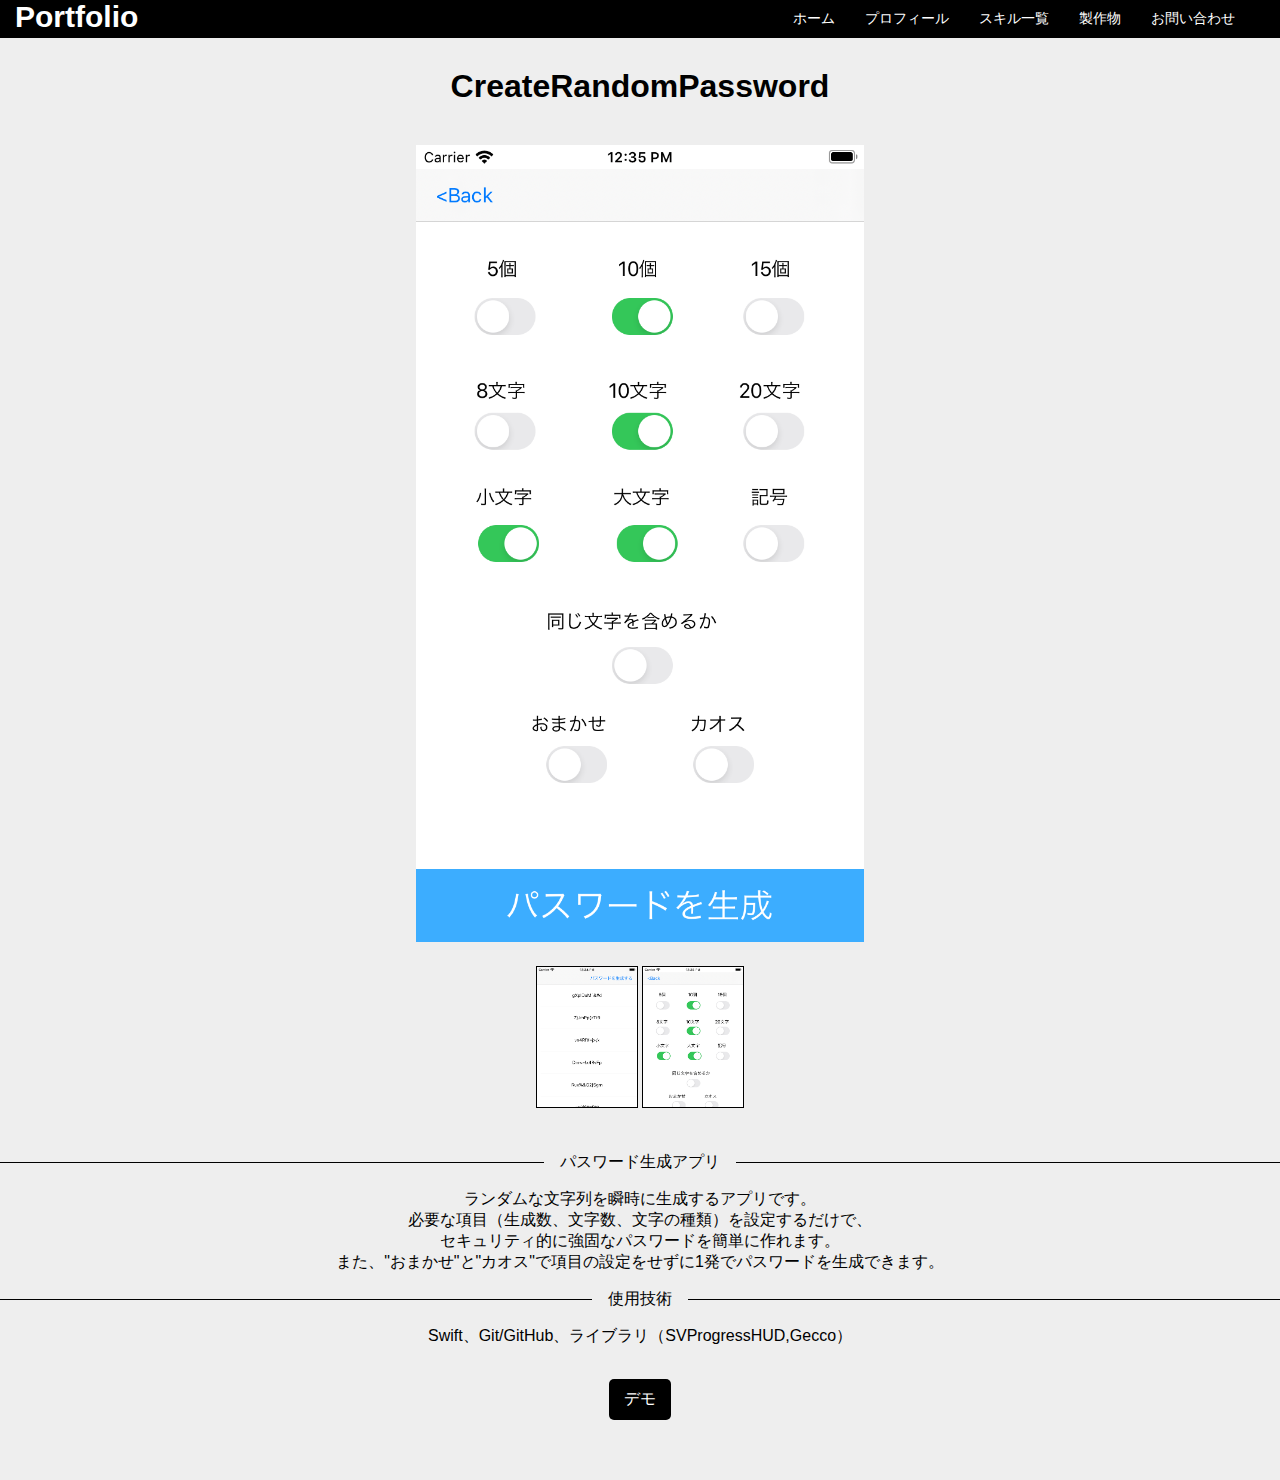
<file: CreateRandomPassword.html>
<!DOCTYPE html>
<html lang="ja">
    <head>
        <meta charset="UTF-8">
        <title>Nekokichi's Portfolio</title>
        <meta name="viewport" content="width=device-width">
        <link rel="stylesheet" href="CreateRandomPassword.css">
        <link rel="stylesheet" href="https://cdnjs.cloudflare.com/ajax/libs/font-awesome/5.9.0/css/all.min.css" integrity="sha256-UzFD2WYH2U1dQpKDjjZK72VtPeWP50NoJjd26rnAdUI=" crossorigin="anonymous" />
        <link rel="stylesheet" href="https://cdnjs.cloudflare.com/ajax/libs/font-awesome/5.9.0/css/all.min.css" integrity="sha256-UzFD2WYH2U1dQpKDjjZK72VtPeWP50NoJjd26rnAdUI=" crossorigin="anonymous" />
        <link rel="stylesheet" href="https://cdnjs.cloudflare.com/ajax/libs/font-awesome/5.9.0/css/all.min.css" integrity="sha256-UzFD2WYH2U1dQpKDjjZK72VtPeWP50NoJjd26rnAdUI=" crossorigin="anonymous" />
        <link rel="stylesheet" href="https://cdnjs.cloudflare.com/ajax/libs/font-awesome/5.9.0/css/all.min.css" integrity="sha256-UzFD2WYH2U1dQpKDjjZK72VtPeWP50NoJjd26rnAdUI=" crossorigin="anonymous" />
        <link rel="stylesheet" href="https://fonts.googleapis.com/css?family=Quicksand">
        <link rel="stylesheet" href="https://fonts.googleapis.com/css?family=Alegreya+Sans+SC:300">
    </head>
    <body>
        <!-- メニュー -->
        <div class="menu">
            <div class="menu-box">
                <div class="menu-box1">
                    <div class="title">
                        <h1><a href="index.html#home-link">Portfolio</a></h1>
                    </div>
                </div>
                <div class="menu-box2">
                    <nav class="menu">
                        <ul>
                            <li><a href="index.html#home-link">ホーム</a></li>
                            <li><a href="index.html#profile-link">プロフィール</a></li>
                            <li><a href="index.html#skill-link">スキル一覧</a></li>
                            <li><a href="index.html#portfolio-link">製作物</a></li>
                            <li><a href="index.html#contact-link">お問い合わせ</a></li>
                        </ul>
                    </nav>
                </div>
            </div>
            <div class="header-logo-menu">
                <div id="nav-drawer">
                    <input id="nav-input" type="checkbox" class="nav-unshown">
                    <label id="nav-open" for="nav-input"><span></span></label>
                    <label class="nav-unshown" id="nav-close" for="nav-input"></label>
                    <div id="nav-content">
                        <ul>
                            <li><a href="index.html#home-link">ホーム</a></li>
                            <li><a href="index.html#profile-link">プロフィール</a></li>
                            <li><a href="index.html#skill-link">スキル一覧</a></li>
                            <li><a href="index.html#portfolio-link">製作物</a></li>
                            <li><a href="index.html#contact-link">お問い合わせ</a></li>
                        </ul>
                    </div>
                </div>
                <div class="logo-area">Portfolio</div>
            </div>
        </div>
        <!-- 作品ページ -->
        <div class="work">
            <div class="work-text">
                <h1>CreateRandomPassword</h1>
            </div>
            <div class="work-image">
                <img src="img/CreateRandomPassword/Simulator Screen Shot - iPhone 8 - 2020-05-03 at 13.04.49.png" alt="" id="main-image" class="main-image">
                <div class="grid-image">
                    <ul>
                        <li onclick="click_im1" id="im1" class="im1"><input type="checkbox"/></li>
                        <li onclick="click_im2" id="im2" class="im2"><input type="checkbox"/></li>
                    </ul>
                </div>
                <script type="text/javascript">
                    var id_im1 = document.getElementById("im1");
                    var id_im2 = document.getElementById("im2");
                    id_im1.onclick = function id1Click() {
                        document.getElementById("main-image").src = "img/CreateRandomPassword/Simulator Screen Shot - iPhone 8 - 2020-05-03 at 13.04.45.png";
                    }
                    id_im2.onclick = function () {
                        document.getElementById("main-image").src = "img/CreateRandomPassword/Simulator Screen Shot - iPhone 8 - 2020-05-03 at 13.04.49.png";
                    }
                </script>
            </div>
            <div class="work-summary">
                <div class="summary1">
                    <div class="summary1-title">パスワード生成アプリ</div>
                    <p>ランダムな文字列を瞬時に生成するアプリです。
                        <span class="enter"></span>
                        必要な項目（生成数、文字数、文字の種類）を設定するだけで、
                        <span class="enter"></span>
                        セキュリティ的に強固なパスワードを簡単に作れます。
                        <span class="enter"></span>
                        また、"おまかせ"と"カオス"で項目の設定をせずに1発でパスワードを生成できます。
                    </p>
                </div>
                <div class="summary2">
                    <div class="summary2-title">使用技術</div>
                    <p>Swift、Git/GitHub、ライブラリ（SVProgressHUD,Gecco）</p>
                </div>
            </div>
            <div class="button">
                <a href="https://youtu.be/EJb3tSvXVBs" target="_blank" rel="noopener noreferrer"><p class="github_button">デモ</p></a>
            </div>
            <div class="button">
                <a href="https://apps.apple.com/us/app/pwg-randompasswordgenerater/id1512620729?l=ja&ls=1" target="_blank" rel="noopener noreferrer" style="display:inline-block;overflow:hidden;background:url(https://linkmaker.itunes.apple.com/ja-jp/badge-lrg.svg?releaseDate=2016-06-01&kind=iossoftware&bubble=ios_apps) no-repeat;width:135px;height:40px;"></a>
            </div>
        </div>
    </body>
</html>
</file>
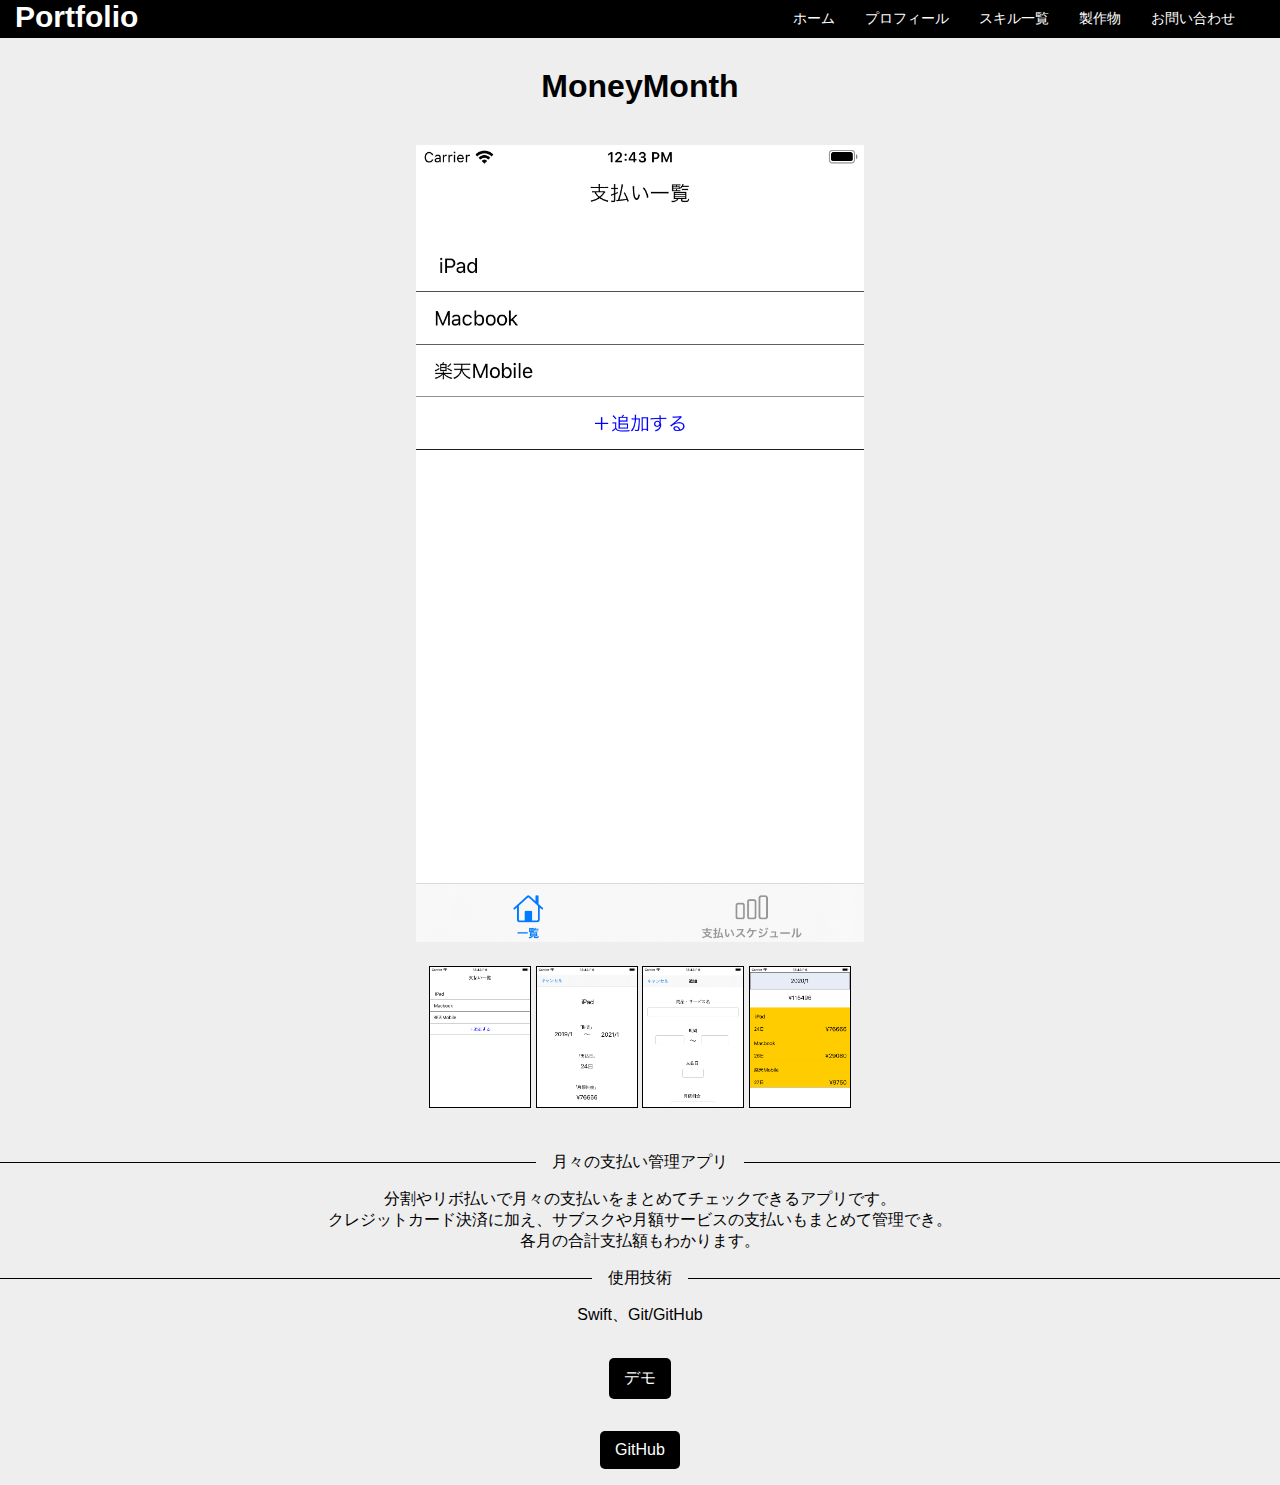
<file: MoneyMonth.html>
<!DOCTYPE html>
<html lang="ja">
    <head>
        <meta charset="UTF-8">
        <title>Nekokichi's Portfolio</title>
        <meta name="viewport" content="width=device-width">
        <link rel="stylesheet" href="MoneyMonth.css">
        <link rel="stylesheet" href="https://cdnjs.cloudflare.com/ajax/libs/font-awesome/5.9.0/css/all.min.css" integrity="sha256-UzFD2WYH2U1dQpKDjjZK72VtPeWP50NoJjd26rnAdUI=" crossorigin="anonymous" />
        <link rel="stylesheet" href="https://cdnjs.cloudflare.com/ajax/libs/font-awesome/5.9.0/css/all.min.css" integrity="sha256-UzFD2WYH2U1dQpKDjjZK72VtPeWP50NoJjd26rnAdUI=" crossorigin="anonymous" />
        <link rel="stylesheet" href="https://cdnjs.cloudflare.com/ajax/libs/font-awesome/5.9.0/css/all.min.css" integrity="sha256-UzFD2WYH2U1dQpKDjjZK72VtPeWP50NoJjd26rnAdUI=" crossorigin="anonymous" />
        <link rel="stylesheet" href="https://cdnjs.cloudflare.com/ajax/libs/font-awesome/5.9.0/css/all.min.css" integrity="sha256-UzFD2WYH2U1dQpKDjjZK72VtPeWP50NoJjd26rnAdUI=" crossorigin="anonymous" />
        <link rel="stylesheet" href="https://fonts.googleapis.com/css?family=Quicksand">
        <link rel="stylesheet" href="https://fonts.googleapis.com/css?family=Alegreya+Sans+SC:300">
    </head>
    <body>
        <div class="menu">
            <div class="menu-box">
                <div class="menu-box1">
                    <div class="title">
                        <h1><a href="index.html#home-link">Portfolio</a></h1>
                    </div>
                </div>
                <div class="menu-box2">
                    <nav class="menu">
                        <ul>
                            <li><a href="index.html#home-link">ホーム</a></li>
                            <li><a href="index.html#profile-link">プロフィール</a></li>
                            <li><a href="index.html#skill-link">スキル一覧</a></li>
                            <li><a href="index.html#portfolio-link">製作物</a></li>
                            <li><a href="index.html#contact-link">お問い合わせ</a></li>
                        </ul>
                    </nav>
                </div>
            </div>
            <div class="header-logo-menu">
                <div id="nav-drawer">
                    <input id="nav-input" type="checkbox" class="nav-unshown">
                    <label id="nav-open" for="nav-input"><span></span></label>
                    <label class="nav-unshown" id="nav-close" for="nav-input"></label>
                    <div id="nav-content">
                        <ul>
                            <li><a href="index.html#home-link">ホーム</a></li>
                            <li><a href="index.html#profile-link">プロフィール</a></li>
                            <li><a href="index.html#skill-link">スキル一覧</a></li>
                            <li><a href="index.html#portfolio-link">製作物</a></li>
                            <li><a href="index.html#contact-link">お問い合わせ</a></li>
                        </ul>
                    </div>
                </div>
                <div class="logo-area">Portfolio</div>
            </div>
        </div>
        <!-- 作品ページ -->
        <div class="work">
            <div class="work-text">
                <h1>MoneyMonth</h1>
            </div>
            <div class="work-image">
                <img src="img/MoneyMonth/Simulator Screen Shot - iPhone 8 - 2020-05-03 at 13.04.52.png" alt="" id="main-image" class="">
                <div class="grid-image">
                    <ul>
                        <li onclick="click_im1" id="im1" class="im1"></li>
                        <li onclick="click_im2" id="im2" class="im2"></li>
                        <li onclick="click_im3" id="im3" class="im3"></li>
                        <li onclick="click_im4" id="im4" class="im4"></li>
                    </ul>
                </div>
                <script type="text/javascript">
                    var id_im1 = document.getElementById("im1");
                    var id_im2 = document.getElementById("im2");
                    var id_im3 = document.getElementById("im3");
                    var id_im4 = document.getElementById("im4");
                    id_im1.onclick = function id1Click() {
                        document.getElementById("main-image").src = "img/MoneyMonth/Simulator Screen Shot - iPhone 8 - 2020-05-03 at 13.04.52.png";
                    }
                    id_im2.onclick = function () {
                        document.getElementById("main-image").src = "img/MoneyMonth/Simulator Screen Shot - iPhone 8 - 2020-05-03 at 13.04.53.png";
                    }
                    id_im3.onclick = function id1Click() {
                        document.getElementById("main-image").src = "img/MoneyMonth/Simulator Screen Shot - iPhone 8 - 2020-05-03 at 13.04.55.png";
                    }
                    id_im4.onclick = function () {
                        document.getElementById("main-image").src = "img/MoneyMonth/Simulator Screen Shot - iPhone 8 - 2020-05-03 at 13.04.56.png";
                    }
                </script>
            </div>
            <div class="work-summary">
                <div class="summary1">
                    <div class="summary1-title">月々の支払い管理アプリ</div>
                    <p>分割やリボ払いで月々の支払いをまとめてチェックできるアプリです。
                        <span class="enter"></span>
                        クレジットカード決済に加え、サブスクや月額サービスの支払いもまとめて管理でき。
                        <span class="enter"></span>
                        各月の合計支払額もわかります。
                    </p>
                </div>
                <div class="summary2">
                    <div class="summary2-title">使用技術</div>
                    <p>Swift、Git/GitHub</p>
                </div>
            </div>
            <div class="button">
                <a href="https://youtu.be/PIpWXc2Wqc0" target="_blank" rel="noopener noreferrer"><p class="github_button">デモ</p></a>
            </div>
            <div class="button">
                <a href="https://github.com/CatLuck2/MoneyMonth" target="_blank" rel="noopener noreferrer"><p class="github_button">GitHub</p></a>
            </div>
        </div>
    </body>
</html>
</file>
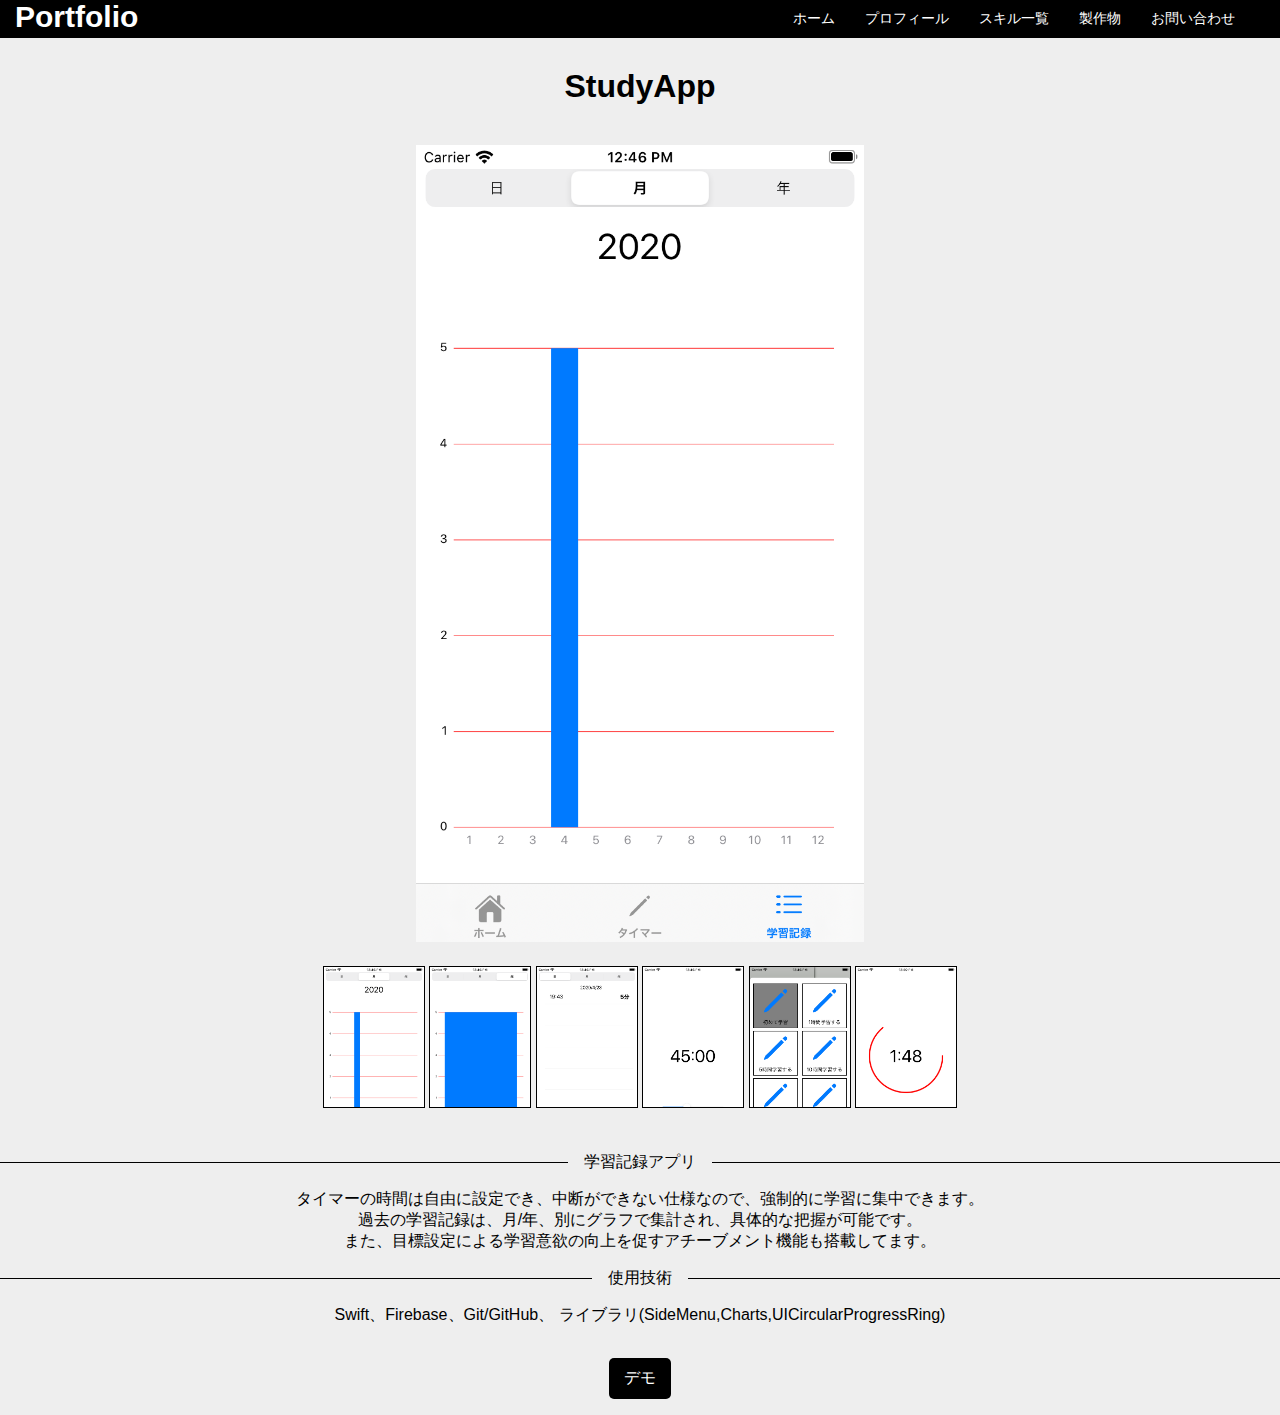
<file: StudyApp.html>
<!DOCTYPE html>
<html lang="ja">
    <head>
        <meta charset="UTF-8">
        <title>Nekokichi's Portfolio</title>
        <meta name="viewport" content="width=device-width">
        <link rel="stylesheet" href="StudyApp.css">
        <link rel="stylesheet" href="https://cdnjs.cloudflare.com/ajax/libs/font-awesome/5.9.0/css/all.min.css" integrity="sha256-UzFD2WYH2U1dQpKDjjZK72VtPeWP50NoJjd26rnAdUI=" crossorigin="anonymous" />
        <link rel="stylesheet" href="https://cdnjs.cloudflare.com/ajax/libs/font-awesome/5.9.0/css/all.min.css" integrity="sha256-UzFD2WYH2U1dQpKDjjZK72VtPeWP50NoJjd26rnAdUI=" crossorigin="anonymous" />
        <link rel="stylesheet" href="https://cdnjs.cloudflare.com/ajax/libs/font-awesome/5.9.0/css/all.min.css" integrity="sha256-UzFD2WYH2U1dQpKDjjZK72VtPeWP50NoJjd26rnAdUI=" crossorigin="anonymous" />
        <link rel="stylesheet" href="https://cdnjs.cloudflare.com/ajax/libs/font-awesome/5.9.0/css/all.min.css" integrity="sha256-UzFD2WYH2U1dQpKDjjZK72VtPeWP50NoJjd26rnAdUI=" crossorigin="anonymous" />
        <link rel="stylesheet" href="https://fonts.googleapis.com/css?family=Quicksand">
        <link rel="stylesheet" href="https://fonts.googleapis.com/css?family=Alegreya+Sans+SC:300">
    </head>
    <body>
        <div class="menu">
            <div class="menu-box">
                <div class="menu-box1">
                    <div class="title">
                        <h1><a href="index.html#home-link">Portfolio</a></h1>
                    </div>
                </div>
                <div class="menu-box2">
                    <nav class="menu">
                        <ul>
                            <li><a href="index.html#home-link">ホーム</a></li>
                            <li><a href="index.html#profile-link">プロフィール</a></li>
                            <li><a href="index.html#skill-link">スキル一覧</a></li>
                            <li><a href="index.html#portfolio-link">製作物</a></li>
                            <li><a href="index.html#contact-link">お問い合わせ</a></li>
                        </ul>
                    </nav>
                </div>
            </div>
            <div class="header-logo-menu">
                <div id="nav-drawer">
                    <input id="nav-input" type="checkbox" class="nav-unshown">
                    <label id="nav-open" for="nav-input"><span></span></label>
                    <label class="nav-unshown" id="nav-close" for="nav-input"></label>
                    <div id="nav-content">
                        <ul>
                            <li><a href="index.html#home-link">ホーム</a></li>
                            <li><a href="index.html#profile-link">プロフィール</a></li>
                            <li><a href="index.html#skill-link">スキル一覧</a></li>
                            <li><a href="index.html#portfolio-link">製作物</a></li>
                            <li><a href="index.html#contact-link">お問い合わせ</a></li>
                        </ul>
                    </div>
                </div>
                <div class="logo-area">Portfolio</div>
            </div>
        </div>
        <!-- 作品ページ -->
        <div class="work">
            <div class="work-text">
                <h1>StudyApp</h1>
            </div>
            <div class="work-image">
                <img src="img/StudyApp/Simulator Screen Shot - iPhone 8 - 2020-05-03 at 13.04.58.png" alt="" id="main-image" class="">
                <div class="grid-image">
                    <ul>
                        <li  onclick="click_im1" id="im1" class="im1"></li>
                        <li  onclick="click_im2" id="im2" class="im2"></li>
                        <li  onclick="click_im3" id="im3" class="im3"></li>
                        <li  onclick="click_im4" id="im4" class="im4"></li>
                        <li  onclick="click_im5" id="im5" class="im5"></li>
                        <li  onclick="click_im6" id="im6" class="im6"></li>
                    </ul>
                </div>
                <script type="text/javascript">
                    var id_im1 = document.getElementById("im1");
                    var id_im2 = document.getElementById("im2");
                    var id_im3 = document.getElementById("im3");
                    var id_im4 = document.getElementById("im4");
                    var id_im5 = document.getElementById("im5");
                    var id_im6 = document.getElementById("im6");
                    id_im1.onclick = function id1Click() {
                        document.getElementById("main-image").src = "img/StudyApp/Simulator Screen Shot - iPhone 8 - 2020-05-03 at 13.04.58.png";
                    }
                    id_im2.onclick = function () {
                        document.getElementById("main-image").src = "img/StudyApp/Simulator Screen Shot - iPhone 8 - 2020-05-03 at 13.04.59.png";
                    }
                    id_im3.onclick = function id1Click() {
                        document.getElementById("main-image").src = "img/StudyApp/Simulator Screen Shot - iPhone 8 - 2020-05-03 at 13.05.00.png";
                    }
                    id_im4.onclick = function () {
                        document.getElementById("main-image").src = "img/StudyApp/Simulator Screen Shot - iPhone 8 - 2020-05-03 at 13.05.02.png";
                    }
                    id_im5.onclick = function id1Click() {
                        document.getElementById("main-image").src = "img/StudyApp/Simulator Screen Shot - iPhone 8 - 2020-05-03 at 13.05.04.png";
                    }
                    id_im6.onclick = function () {
                        document.getElementById("main-image").src = "img/StudyApp/Simulator Screen Shot - iPhone 8 - 2020-05-03 at 13.05.05.png";
                    }
                </script>
            </div>
            <div class="work-summary">
                <div class="summary1">
                    <div class="summary1-title">学習記録アプリ</div>
                    <p>タイマーの時間は自由に設定でき、中断ができない仕様なので、強制的に学習に集中できます。
                        <span class="enter"></span>
                        過去の学習記録は、月/年、別にグラフで集計され、具体的な把握が可能です。
                        <span class="enter"></span>
                        また、目標設定による学習意欲の向上を促すアチーブメント機能も搭載してます。
                    </p>
                </div>
                <div class="summary2">
                    <div class="summary2-title">使用技術</div>
                    <p>Swift、Firebase、Git/GitHub、
                        ライブラリ(SideMenu,Charts,UICircularProgressRing)</p>
                </div>
            </div>
            <div class="button">
                <a href="https://www.youtube.com/watch?v=k9Zahou3nTM" target="_blank" rel="noopener noreferrer"><p class="github_button">デモ</p></a>
            </div>
        </div>
    </body>
</html>
</file>
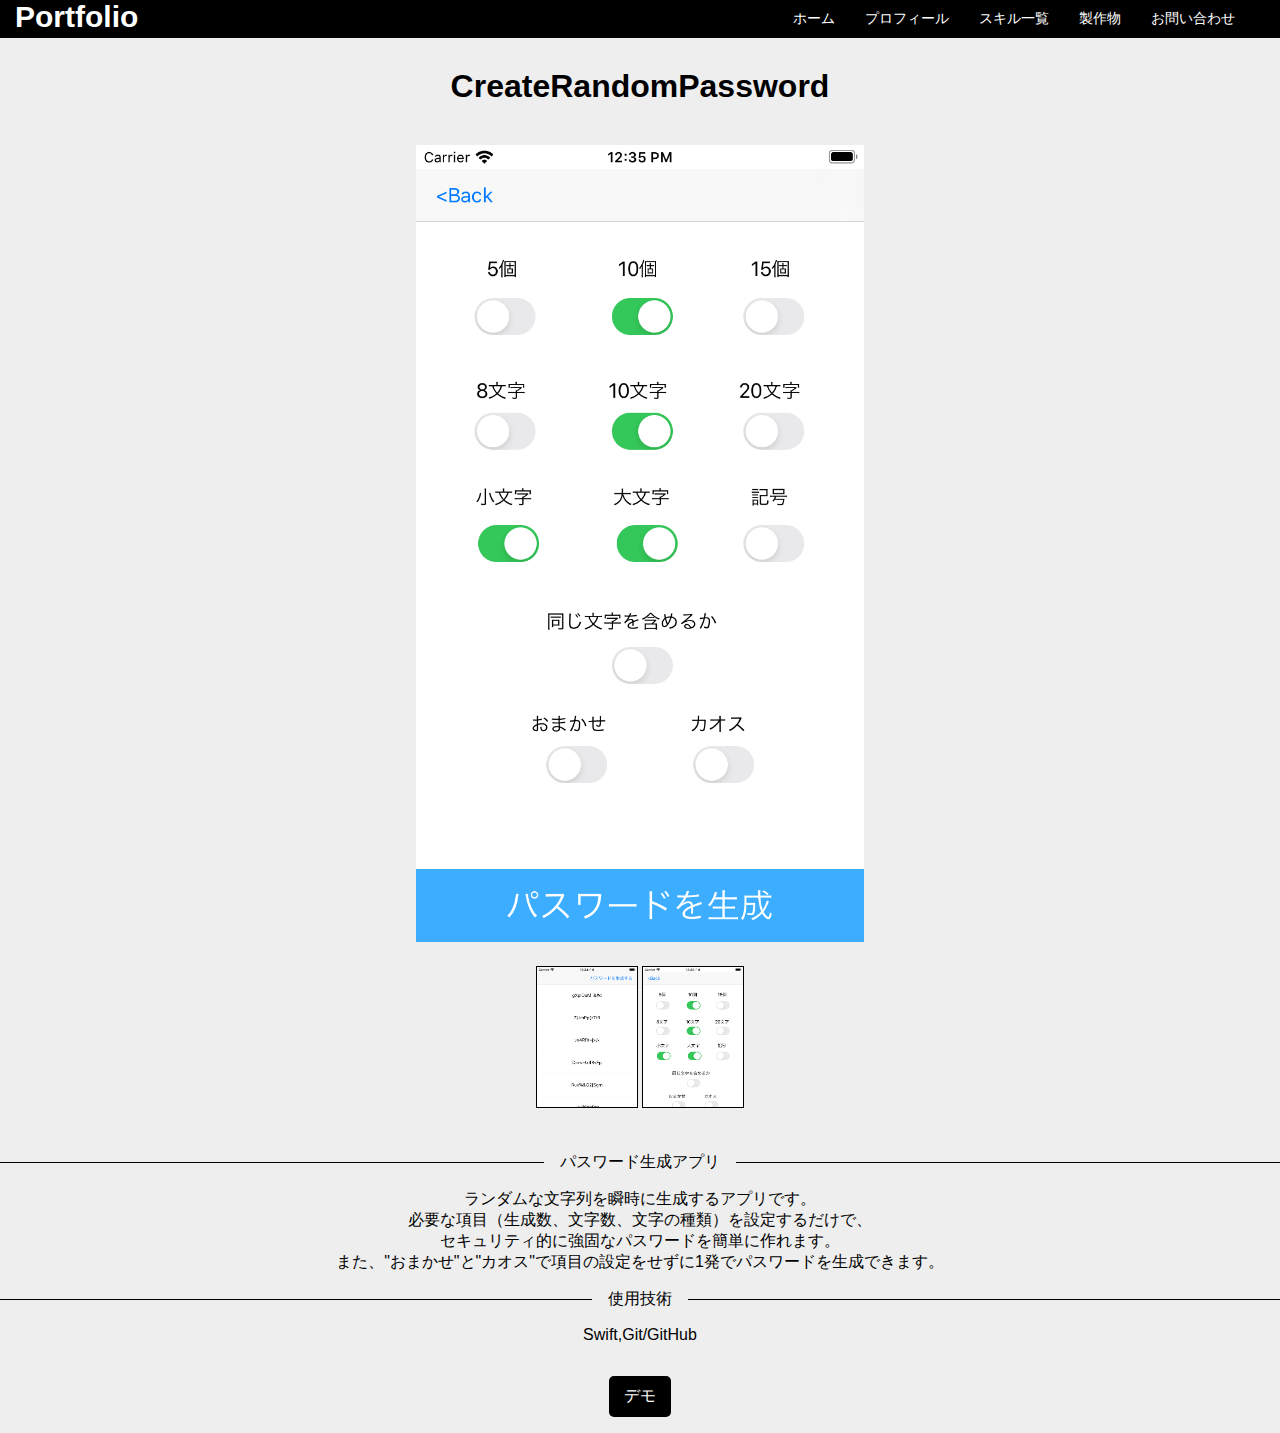
<file: doc/CreateRandomPassword.html>
<!DOCTYPE html>
<html lang="ja">
    <head>
        <meta charset="UTF-8">
        <title>Nekokichi's Portfolio</title>
        <meta name="viewport" content="width=device-width">
        <link rel="stylesheet" href="CreateRandomPassword.css">
        <link rel="stylesheet" href="https://cdnjs.cloudflare.com/ajax/libs/font-awesome/5.9.0/css/all.min.css" integrity="sha256-UzFD2WYH2U1dQpKDjjZK72VtPeWP50NoJjd26rnAdUI=" crossorigin="anonymous" />
        <link rel="stylesheet" href="https://cdnjs.cloudflare.com/ajax/libs/font-awesome/5.9.0/css/all.min.css" integrity="sha256-UzFD2WYH2U1dQpKDjjZK72VtPeWP50NoJjd26rnAdUI=" crossorigin="anonymous" />
        <link rel="stylesheet" href="https://cdnjs.cloudflare.com/ajax/libs/font-awesome/5.9.0/css/all.min.css" integrity="sha256-UzFD2WYH2U1dQpKDjjZK72VtPeWP50NoJjd26rnAdUI=" crossorigin="anonymous" />
        <link rel="stylesheet" href="https://cdnjs.cloudflare.com/ajax/libs/font-awesome/5.9.0/css/all.min.css" integrity="sha256-UzFD2WYH2U1dQpKDjjZK72VtPeWP50NoJjd26rnAdUI=" crossorigin="anonymous" />
        <link rel="stylesheet" href="https://fonts.googleapis.com/css?family=Quicksand">
        <link rel="stylesheet" href="https://fonts.googleapis.com/css?family=Alegreya+Sans+SC:300">
    </head>
    <body>
        <!-- メニュー -->
        <div class="menu">
            <div class="menu-box">
                <div class="menu-box1">
                    <div class="title">
                        <h1><a href="/../index.html#home-link">Portfolio</a></h1>
                    </div>
                </div>
                <div class="menu-box2">
                    <nav class="menu">
                        <ul>
                            <li><a href="/../index.html#home-link">ホーム</a></li>
                            <li><a href="index.html#profile-link">プロフィール</a></li>
                            <li><a href="index.html#skill-link">スキル一覧</a></li>
                            <li><a href="index.html#portfolio-link">製作物</a></li>
                            <li><a href="index.html#contact-link">お問い合わせ</a></li>
                        </ul>
                    </nav>
                </div>
            </div>
            <div class="header-logo-menu">
                <div id="nav-drawer">
                    <input id="nav-input" type="checkbox" class="nav-unshown">
                    <label id="nav-open" for="nav-input"><span></span></label>
                    <label class="nav-unshown" id="nav-close" for="nav-input"></label>
                    <div id="nav-content">
                        <ul>
                            <li><a href="index.html#home-link">ホーム</a></li>
                            <li><a href="index.html#profile-link">プロフィール</a></li>
                            <li><a href="index.html#skill-link">スキル一覧</a></li>
                            <li><a href="index.html#portfolio-link">製作物</a></li>
                            <li><a href="index.html#contact-link">お問い合わせ</a></li>
                        </ul>
                    </div>
                </div>
                <div class="logo-area">Portfolio</div>
            </div>
        </div>
        <!-- 作品ページ -->
        <div class="work">
            <div class="work-text">
                <h1>CreateRandomPassword</h1>
            </div>
            <div class="work-image">
                <img src="img/CreateRandomPassword/Simulator Screen Shot - iPhone 8 - 2020-05-03 at 13.04.49.png" alt="" id="main-image" class="main-image">
                <div class="grid-image">
                    <ul>
                        <li onclick="click_im1" id="im1" class="im1"><input type="checkbox"/></li>
                        <li onclick="click_im2" id="im2" class="im2"><input type="checkbox"/></li>
                    </ul>
                </div>
                <script type="text/javascript">
                    var id_im1 = document.getElementById("im1");
                    var id_im2 = document.getElementById("im2");
                    id_im1.onclick = function id1Click() {
                        document.getElementById("main-image").src = "img/CreateRandomPassword/Simulator Screen Shot - iPhone 8 - 2020-05-03 at 13.04.45.png";
                    }
                    id_im2.onclick = function () {
                        document.getElementById("main-image").src = "img/CreateRandomPassword/Simulator Screen Shot - iPhone 8 - 2020-05-03 at 13.04.49.png";
                    }
                </script>
            </div>
            <div class="work-summary">
                <div class="summary1">
                    <div class="summary1-title">パスワード生成アプリ</div>
                    <p>ランダムな文字列を瞬時に生成するアプリです。
                        <span class="enter"></span>
                        必要な項目（生成数、文字数、文字の種類）を設定するだけで、
                        <span class="enter"></span>
                        セキュリティ的に強固なパスワードを簡単に作れます。
                        <span class="enter"></span>
                        また、"おまかせ"と"カオス"で項目の設定をせずに1発でパスワードを生成できます。
                    </p>
                </div>
                <div class="summary2">
                    <div class="summary2-title">使用技術</div>
                    <p>Swift,Git/GitHub</p>
                </div>
            </div>
            <div class="button">
                <a href="https://youtu.be/EJb3tSvXVBs"><p class="github_button">デモ</p></a>
            </div>
        </div>
    </body>
</html>
</file>
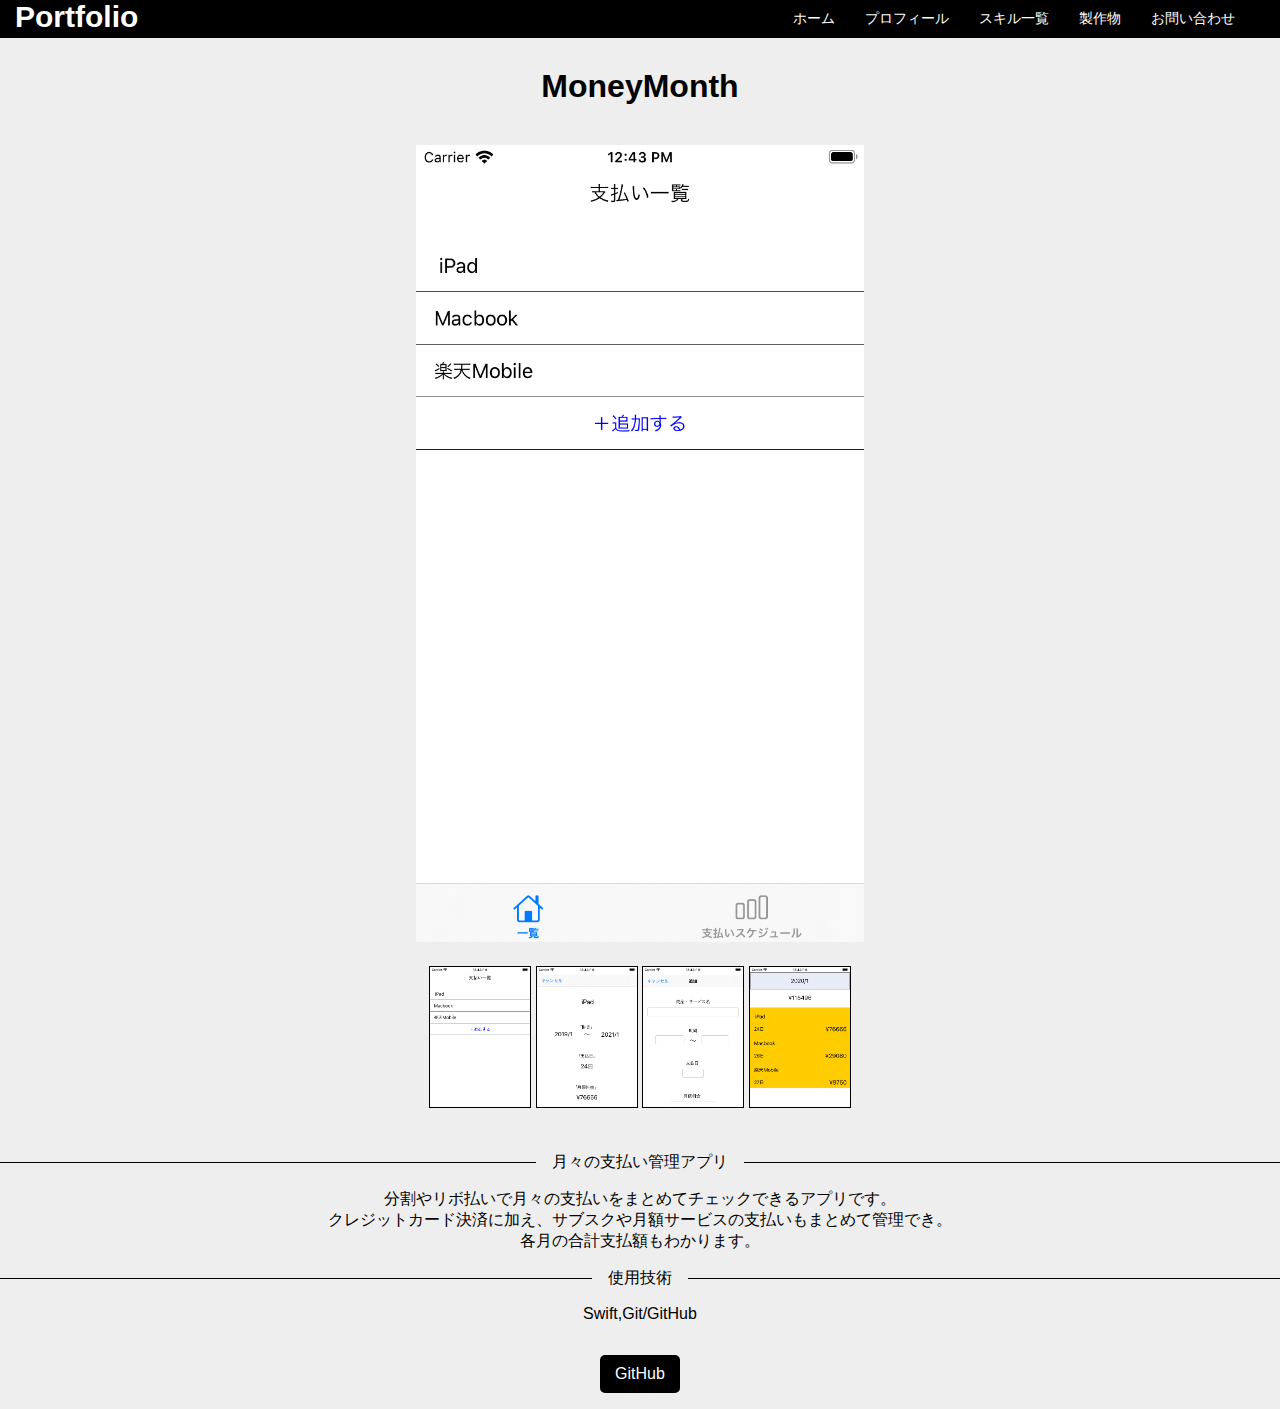
<file: doc/MoneyMonth.html>
<!DOCTYPE html>
<html lang="ja">
    <head>
        <meta charset="UTF-8">
        <title>Nekokichi's Portfolio</title>
        <meta name="viewport" content="width=device-width">
        <link rel="stylesheet" href="MoneyMonth.css">
        <link rel="stylesheet" href="https://cdnjs.cloudflare.com/ajax/libs/font-awesome/5.9.0/css/all.min.css" integrity="sha256-UzFD2WYH2U1dQpKDjjZK72VtPeWP50NoJjd26rnAdUI=" crossorigin="anonymous" />
        <link rel="stylesheet" href="https://cdnjs.cloudflare.com/ajax/libs/font-awesome/5.9.0/css/all.min.css" integrity="sha256-UzFD2WYH2U1dQpKDjjZK72VtPeWP50NoJjd26rnAdUI=" crossorigin="anonymous" />
        <link rel="stylesheet" href="https://cdnjs.cloudflare.com/ajax/libs/font-awesome/5.9.0/css/all.min.css" integrity="sha256-UzFD2WYH2U1dQpKDjjZK72VtPeWP50NoJjd26rnAdUI=" crossorigin="anonymous" />
        <link rel="stylesheet" href="https://cdnjs.cloudflare.com/ajax/libs/font-awesome/5.9.0/css/all.min.css" integrity="sha256-UzFD2WYH2U1dQpKDjjZK72VtPeWP50NoJjd26rnAdUI=" crossorigin="anonymous" />
        <link rel="stylesheet" href="https://fonts.googleapis.com/css?family=Quicksand">
        <link rel="stylesheet" href="https://fonts.googleapis.com/css?family=Alegreya+Sans+SC:300">
    </head>
    <body>
        <div class="menu">
            <div class="menu-box">
                <div class="menu-box1">
                    <div class="title">
                        <h1><a href="index.html#home-link">Portfolio</a></h1>
                    </div>
                </div>
                <div class="menu-box2">
                    <nav class="menu">
                        <ul>
                            <li><a href="index.html#home-link">ホーム</a></li>
                            <li><a href="index.html#profile-link">プロフィール</a></li>
                            <li><a href="index.html#skill-link">スキル一覧</a></li>
                            <li><a href="index.html#portfolio-link">製作物</a></li>
                            <li><a href="index.html#contact-link">お問い合わせ</a></li>
                        </ul>
                    </nav>
                </div>
            </div>
            <div class="header-logo-menu">
                <div id="nav-drawer">
                    <input id="nav-input" type="checkbox" class="nav-unshown">
                    <label id="nav-open" for="nav-input"><span></span></label>
                    <label class="nav-unshown" id="nav-close" for="nav-input"></label>
                    <div id="nav-content">
                        <ul>
                            <li><a href="index.html#home-link">ホーム</a></li>
                            <li><a href="index.html#profile-link">プロフィール</a></li>
                            <li><a href="index.html#skill-link">スキル一覧</a></li>
                            <li><a href="index.html#portfolio-link">製作物</a></li>
                            <li><a href="index.html#contact-link">お問い合わせ</a></li>
                        </ul>
                    </div>
                </div>
                <div class="logo-area">Portfolio</div>
            </div>
        </div>
        <!-- 作品ページ -->
        <div class="work">
            <div class="work-text">
                <h1>MoneyMonth</h1>
            </div>
            <div class="work-image">
                <img src="img/MoneyMonth/Simulator Screen Shot - iPhone 8 - 2020-05-03 at 13.04.52.png" alt="" id="main-image" class="">
                <div class="grid-image">
                    <ul>
                        <li onclick="click_im1" id="im1" class="im1"></li>
                        <li onclick="click_im2" id="im2" class="im2"></li>
                        <li onclick="click_im3" id="im3" class="im3"></li>
                        <li onclick="click_im4" id="im4" class="im4"></li>
                    </ul>
                </div>
                <script type="text/javascript">
                    var id_im1 = document.getElementById("im1");
                    var id_im2 = document.getElementById("im2");
                    var id_im3 = document.getElementById("im3");
                    var id_im4 = document.getElementById("im4");
                    id_im1.onclick = function id1Click() {
                        document.getElementById("main-image").src = "img/MoneyMonth/Simulator Screen Shot - iPhone 8 - 2020-05-03 at 13.04.52.png";
                    }
                    id_im2.onclick = function () {
                        document.getElementById("main-image").src = "img/MoneyMonth/Simulator Screen Shot - iPhone 8 - 2020-05-03 at 13.04.53.png";
                    }
                    id_im3.onclick = function id1Click() {
                        document.getElementById("main-image").src = "img/MoneyMonth/Simulator Screen Shot - iPhone 8 - 2020-05-03 at 13.04.55.png";
                    }
                    id_im4.onclick = function () {
                        document.getElementById("main-image").src = "img/MoneyMonth/Simulator Screen Shot - iPhone 8 - 2020-05-03 at 13.04.56.png";
                    }
                </script>
            </div>
            <div class="work-summary">
                <div class="summary1">
                    <div class="summary1-title">月々の支払い管理アプリ</div>
                    <p>分割やリボ払いで月々の支払いをまとめてチェックできるアプリです。
                        <span class="enter"></span>
                        クレジットカード決済に加え、サブスクや月額サービスの支払いもまとめて管理でき。
                        <span class="enter"></span>
                        各月の合計支払額もわかります。
                    </p>
                </div>
                <div class="summary2">
                    <div class="summary2-title">使用技術</div>
                    <p>Swift,Git/GitHub</p>
                </div>
            </div>
            <div class="button">
                <a href="https://github.com/CatLuck2/MoneyMonth"><p class="github_button">GitHub</p></a>
            </div>
        </div>
    </body>
</html>
</file>
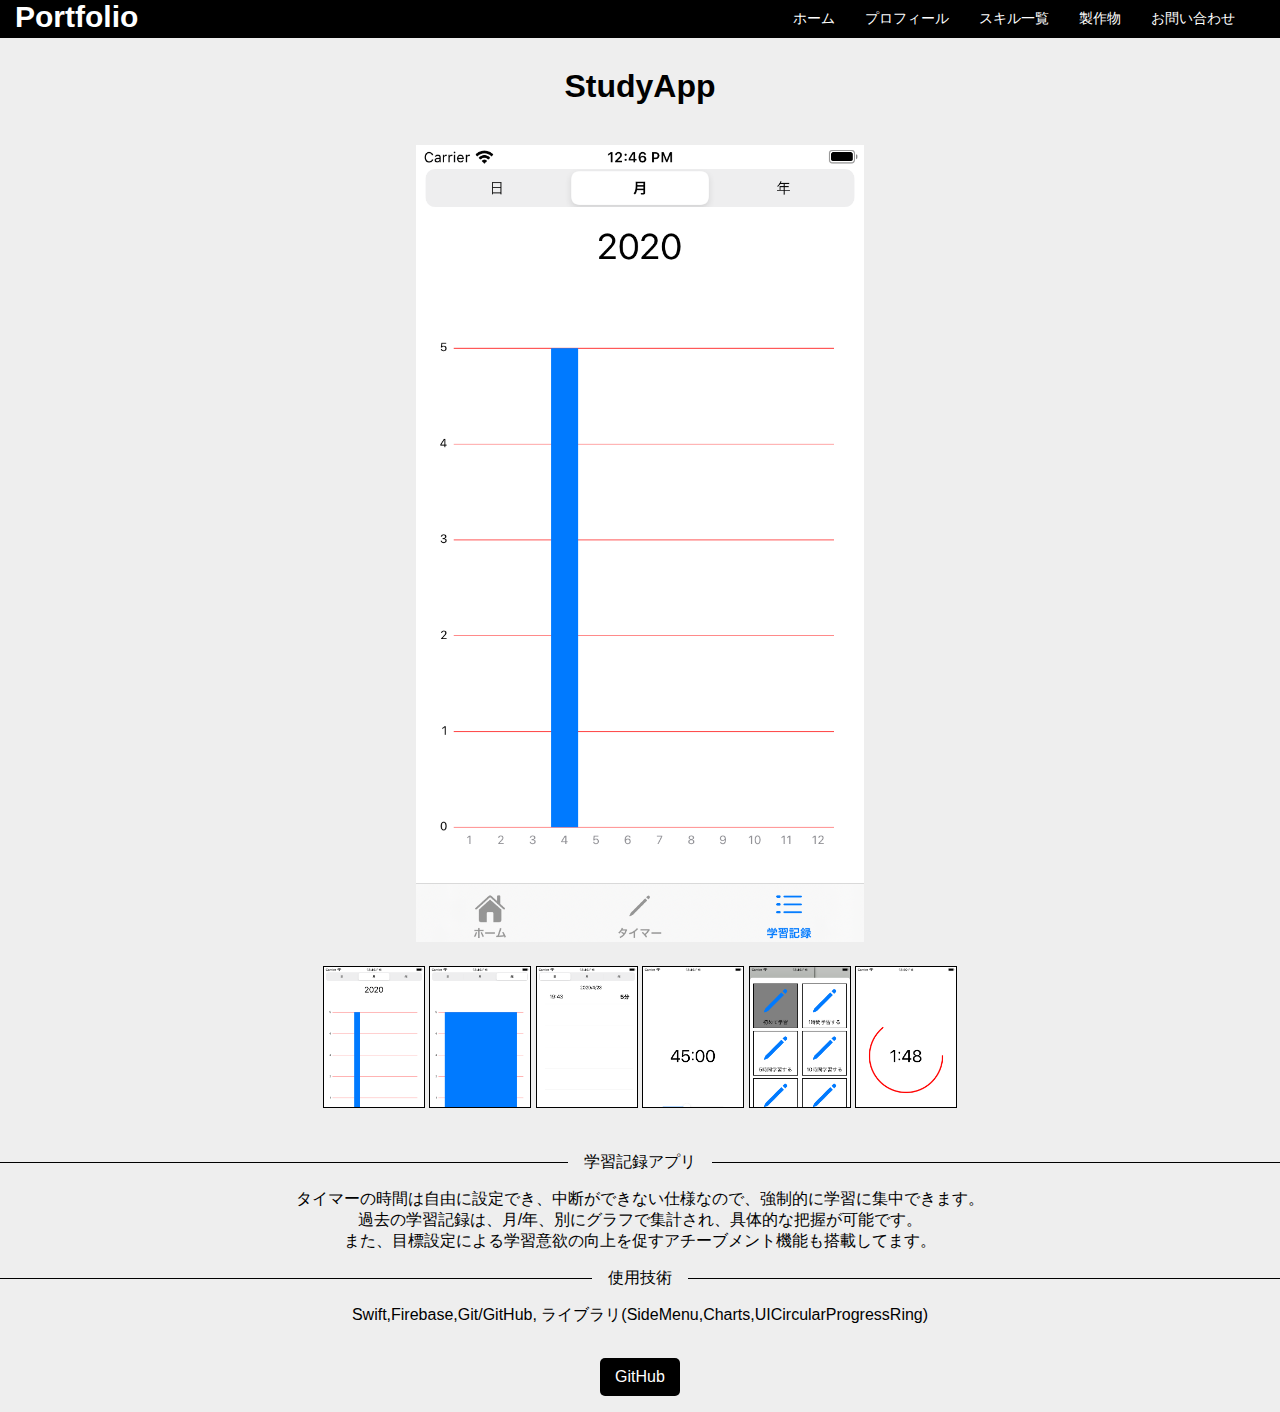
<file: doc/StudyApp.html>
<!DOCTYPE html>
<html lang="ja">
    <head>
        <meta charset="UTF-8">
        <title>Nekokichi's Portfolio</title>
        <meta name="viewport" content="width=device-width">
        <link rel="stylesheet" href="StudyApp.css">
        <link rel="stylesheet" href="https://cdnjs.cloudflare.com/ajax/libs/font-awesome/5.9.0/css/all.min.css" integrity="sha256-UzFD2WYH2U1dQpKDjjZK72VtPeWP50NoJjd26rnAdUI=" crossorigin="anonymous" />
        <link rel="stylesheet" href="https://cdnjs.cloudflare.com/ajax/libs/font-awesome/5.9.0/css/all.min.css" integrity="sha256-UzFD2WYH2U1dQpKDjjZK72VtPeWP50NoJjd26rnAdUI=" crossorigin="anonymous" />
        <link rel="stylesheet" href="https://cdnjs.cloudflare.com/ajax/libs/font-awesome/5.9.0/css/all.min.css" integrity="sha256-UzFD2WYH2U1dQpKDjjZK72VtPeWP50NoJjd26rnAdUI=" crossorigin="anonymous" />
        <link rel="stylesheet" href="https://cdnjs.cloudflare.com/ajax/libs/font-awesome/5.9.0/css/all.min.css" integrity="sha256-UzFD2WYH2U1dQpKDjjZK72VtPeWP50NoJjd26rnAdUI=" crossorigin="anonymous" />
        <link rel="stylesheet" href="https://fonts.googleapis.com/css?family=Quicksand">
        <link rel="stylesheet" href="https://fonts.googleapis.com/css?family=Alegreya+Sans+SC:300">
    </head>
    <body>
        <div class="menu">
            <div class="menu-box">
                <div class="menu-box1">
                    <div class="title">
                        <h1><a href="index.html#home-link">Portfolio</a></h1>
                    </div>
                </div>
                <div class="menu-box2">
                    <nav class="menu">
                        <ul>
                            <li><a href="index.html#home-link">ホーム</a></li>
                            <li><a href="index.html#profile-link">プロフィール</a></li>
                            <li><a href="index.html#skill-link">スキル一覧</a></li>
                            <li><a href="index.html#portfolio-link">製作物</a></li>
                            <li><a href="index.html#contact-link">お問い合わせ</a></li>
                        </ul>
                    </nav>
                </div>
            </div>
            <div class="header-logo-menu">
                <div id="nav-drawer">
                    <input id="nav-input" type="checkbox" class="nav-unshown">
                    <label id="nav-open" for="nav-input"><span></span></label>
                    <label class="nav-unshown" id="nav-close" for="nav-input"></label>
                    <div id="nav-content">
                        <ul>
                            <li><a href="index.html#home-link">ホーム</a></li>
                            <li><a href="index.html#profile-link">プロフィール</a></li>
                            <li><a href="index.html#skill-link">スキル一覧</a></li>
                            <li><a href="index.html#portfolio-link">製作物</a></li>
                            <li><a href="index.html#contact-link">お問い合わせ</a></li>
                        </ul>
                    </div>
                </div>
                <div class="logo-area">Portfolio</div>
            </div>
        </div>
        <!-- 作品ページ -->
        <div class="work">
            <div class="work-text">
                <h1>StudyApp</h1>
            </div>
            <div class="work-image">
                <img src="img/StudyApp/Simulator Screen Shot - iPhone 8 - 2020-05-03 at 13.04.58.png" alt="" id="main-image" class="">
                <div class="grid-image">
                    <ul>
                        <li  onclick="click_im1" id="im1" class="im1"></li>
                        <li  onclick="click_im2" id="im2" class="im2"></li>
                        <li  onclick="click_im3" id="im3" class="im3"></li>
                        <li  onclick="click_im4" id="im4" class="im4"></li>
                        <li  onclick="click_im5" id="im5" class="im5"></li>
                        <li  onclick="click_im6" id="im6" class="im6"></li>
                    </ul>
                </div>
                <script type="text/javascript">
                    var id_im1 = document.getElementById("im1");
                    var id_im2 = document.getElementById("im2");
                    var id_im3 = document.getElementById("im3");
                    var id_im4 = document.getElementById("im4");
                    var id_im5 = document.getElementById("im5");
                    var id_im6 = document.getElementById("im6");
                    id_im1.onclick = function id1Click() {
                        document.getElementById("main-image").src = "img/StudyApp/Simulator Screen Shot - iPhone 8 - 2020-05-03 at 13.04.58.png";
                    }
                    id_im2.onclick = function () {
                        document.getElementById("main-image").src = "img/StudyApp/Simulator Screen Shot - iPhone 8 - 2020-05-03 at 13.04.59.png";
                    }
                    id_im3.onclick = function id1Click() {
                        document.getElementById("main-image").src = "img/StudyApp/Simulator Screen Shot - iPhone 8 - 2020-05-03 at 13.05.00.png";
                    }
                    id_im4.onclick = function () {
                        document.getElementById("main-image").src = "img/StudyApp/Simulator Screen Shot - iPhone 8 - 2020-05-03 at 13.05.02.png";
                    }
                    id_im5.onclick = function id1Click() {
                        document.getElementById("main-image").src = "img/StudyApp/Simulator Screen Shot - iPhone 8 - 2020-05-03 at 13.05.04.png";
                    }
                    id_im6.onclick = function () {
                        document.getElementById("main-image").src = "img/StudyApp/Simulator Screen Shot - iPhone 8 - 2020-05-03 at 13.05.05.png";
                    }
                </script>
            </div>
            <div class="work-summary">
                <div class="summary1">
                    <div class="summary1-title">学習記録アプリ</div>
                    <p>タイマーの時間は自由に設定でき、中断ができない仕様なので、強制的に学習に集中できます。
                        <span class="enter"></span>
                        過去の学習記録は、月/年、別にグラフで集計され、具体的な把握が可能です。
                        <span class="enter"></span>
                        また、目標設定による学習意欲の向上を促すアチーブメント機能も搭載してます。
                    </p>
                </div>
                <div class="summary2">
                    <div class="summary2-title">使用技術</div>
                    <p>Swift,Firebase,Git/GitHub,
                        ライブラリ(SideMenu,Charts,UICircularProgressRing)</p>
                </div>
            </div>
            <div class="button">
                <a href="https://github.com/CatLuck2/-Beta-StudyApp"><p class="github_button">GitHub</p></a>
            </div>
        </div>
    </body>
</html>
</file>
<file: CreateRandomPassword.css>
@charset "UTF-8";

body {
    margin: 0;
    font-family: "メイリオ","Hiragino Kaku Gothic Pro",sans-serif;
}

/*改行*/
.enter::after {
    content: "\A";
    white-space: pre;
}

/*リンク*/
a {
    color: black;
    text-decoration: none;
}
a:visited {
    color: black
}
a:hover {
    color: blue;
}

@media (max-width:767px) {
    /*ハンバーガーメニュー*/
    .menu-box {
        display: none;
    }
    #nav-drawer {
        position: relative;
        padding: 20px;
        padding-left: 30px;
    }
    .nav-unshown {
        display:none;
    }
    #nav-open {
        display: inline-block;
        width: 30px;
        height: 22px;
        vertical-align: middle;
    }
    #nav-open span, #nav-open span:before, #nav-open span:after {
        position: absolute;
        height: 3px;/*線の太さ*/
        width: 25px;/*長さ*/
        border-radius: 3px;
        background: #fff;
        display: block;
        content: '';
        cursor: pointer;
    }
    #nav-open span:before {
        bottom: -8px;
    }
    #nav-open span:after {
        bottom: -16px;
    }
    #nav-close {
        display: none;
        position: fixed;
        z-index: 99;
        top: 0;
        left: 0;
        width: 100%;
        height: 100%;
        background: black;
        opacity: 0;
        transition: .3s ease-in-out;
    }
    #nav-content {
        overflow: auto;
        position: fixed;
        top: 0;
        left: 0;
        z-index: 9999;
        width: 90%;
        max-width: 330px;/*最大幅（お好みで調整を）*/
        height: 100%;
        background: #fff;
        transition: .3s ease-in-out;
        -webkit-transform: translateX(-105%);
        transform: translateX(-105%);
    }
    #nav-content ul {
        padding-left: 60px;
    }
    #nav-content li {
        padding: 20px 0;
        font-size: 20px;
        list-style: none;
    }
    #nav-input:checked ~ #nav-close {
        display: block;
        opacity: .5;
    }
    #nav-input:checked ~ #nav-content {
        -webkit-transform: translateX(0%);
        transform: translateX(0%);
        box-shadow: 6px 0 25px rgba(0,0,0,.15);
    }
    .header-logo-menu{
        display: flex;
        display: -moz-flex;
        display: -o-flex;
        display: -webkit-flex;
        display: -ms-flex;
        flex-direction: row;
        -moz-flex-direction: row;
        -o-flex-direction: row;
        -webkit-flex-direction: row;
        -ms-flex-direction: row;
        background-color: #000000;
    }
    .logo-area {
        font-size: 30px;
        color: #fff;
        text-align:center;margin:auto;
    }
}


@media (min-width:768px) {
    /*ハンバーガーメニューを非表示*/
    #nav-drawer {
        display: none;
    }
    .logo-area {
        display: none;
    }
    /*メニュー*/
    .menu {
        padding-left: 15px;
        padding-right: 15px;
        background-color: #000000;
    }
    .menu:after {
        content: "";
        display: block;
        clear: both;
    }
    .menu-box:after {
        content: "";
        display: block;
        clear: both;
    }
    .menu-box1 {
        float: left;
        width: auto;
    }
    .menu-box2 {
        float: right;
        width: auto;
    }
    /*タイトル*/
    .title h1 a{
        color: #fff;
        text-decoration: none;
    }
    .title h1 {
        margin: 0;
        font-size: 30px;
    }
    /*ページリンク*/
    .menu ul {
        margin: 0;
        padding: 0;
        list-style: none;
    }
    .menu li a {
        display: block;
        padding: 10px 15px;
        color: #fff;
        font-size: 14px;
        text-decoration: none;
    }
    .menu li a:hover {
    }
    .menu ul:after{
        content: "";
        display: block;
        clear: both;
    }
    .menu li {
        float: left;
        width: auto;
    }
}

.work {
    background-color: #EEEEEE;
}
/*タイトル*/
.work-text h1 {
    margin: 0;
    padding-top: 30px;
    text-align: center;
}
/*画像*/
.work-image {
    margin: 40px 0;
    text-align: center;
}
.work-image img {
    width: 35%;
}
.grid-image ul {
    list-style-type: none;
    width: 90%;
    margin: 0 auto;
    padding: 0;
    padding-top: 20px;
    /* display:grid; */
    /* grid-gap: 1rem; */
}
.grid-image input {
    display: none;
}
.grid-image li {
    display: inline-block;
    width: 100px;
    height: 140px;
    font-size: 26px;
    /* background-color: lightgray; */
    border: solid 1px black;
}
.im1 {
    background-image: url("img/CreateRandomPassword/Simulator Screen Shot - iPhone 8 - 2020-05-03 at 13.04.45.png");
    background-size: 100%;
    background-repeat: no-repeat;
}
.im2 {
    background-image: url("img/CreateRandomPassword/Simulator Screen Shot - iPhone 8 - 2020-05-03 at 13.04.49.png");
    background-size: 100%;
    background-repeat: no-repeat;
}
/*概要*/
.summary1 p {
    text-align: center;
}
.summary1-title {
display: flex;
align-items: center;
}
.summary1-title:before,
.summary1-title:after {
border-top: 1px solid;
content: "";
flex-grow: 1;
}
.summary1-title:before {
margin-right: 1rem;
}
.summary1-title:after {
margin-left: 1rem;
}
.summary2-title {
display: flex;
align-items: center;
}
/*使用技術*/
.summary2-title:before,
.summary2-title:after {
border-top: 1px solid;
content: "";
flex-grow: 1;
}
.summary2-title:before {
margin-right: 1rem;
}
.summary2-title:after {
margin-left: 1rem;
}
.summary2 p {
    text-align: center;
}

/*ボタン*/
.button {
    text-align: center;
}
.github_button {
    display: inline-block;
    padding: 10px 15px;
    background-color: #000000;
    color: #fff;
    border-radius: 5px;
}
</file>
<file: MoneyMonth.css>
@charset "UTF-8";

body {
    margin: 0;
    font-family: "メイリオ","Hiragino Kaku Gothic Pro",sans-serif;
}

/*改行*/
.enter::after {
    content: "\A";
    white-space: pre;
}

/*リンク*/
a {
    color: black;
    text-decoration: none;
}
a:visited {
    color: black
}
a:hover {
    color: blue;
}

@media (max-width:767px) {
    /*ハンバーガーメニュー*/
    .menu-box {
        display: none;
    }
    #nav-drawer {
        position: relative;
        padding: 20px;
        padding-left: 30px;
    }
    .nav-unshown {
        display:none;
    }
    #nav-open {
        display: inline-block;
        width: 30px;
        height: 22px;
        vertical-align: middle;
    }
    #nav-open span, #nav-open span:before, #nav-open span:after {
        position: absolute;
        height: 3px;/*線の太さ*/
        width: 25px;/*長さ*/
        border-radius: 3px;
        background: #fff;
        display: block;
        content: '';
        cursor: pointer;
    }
    #nav-open span:before {
        bottom: -8px;
    }
    #nav-open span:after {
        bottom: -16px;
    }
    #nav-close {
        display: none;
        position: fixed;
        z-index: 99;
        top: 0;
        left: 0;
        width: 100%;
        height: 100%;
        background: black;
        opacity: 0;
        transition: .3s ease-in-out;
    }
    #nav-content {
        overflow: auto;
        position: fixed;
        top: 0;
        left: 0;
        z-index: 9999;
        width: 90%;
        max-width: 330px;/*最大幅（お好みで調整を）*/
        height: 100%;
        background: #fff;
        transition: .3s ease-in-out;
        -webkit-transform: translateX(-105%);
        transform: translateX(-105%);
    }
    #nav-content ul {
        padding-left: 60px;
    }
    #nav-content li {
        padding: 20px 0;
        font-size: 20px;
        list-style: none;
    }
    #nav-input:checked ~ #nav-close {
        display: block;
        opacity: .5;
    }
    #nav-input:checked ~ #nav-content {
        -webkit-transform: translateX(0%);
        transform: translateX(0%);
        box-shadow: 6px 0 25px rgba(0,0,0,.15);
    }
    .header-logo-menu{
        display: flex;
        display: -moz-flex;
        display: -o-flex;
        display: -webkit-flex;
        display: -ms-flex;
        flex-direction: row;
        -moz-flex-direction: row;
        -o-flex-direction: row;
        -webkit-flex-direction: row;
        -ms-flex-direction: row;
        background-color: #000000;
    }
    .logo-area {
        font-size: 30px;
        color: #fff;
        text-align:center;margin:auto;
    }

    /*概要*/
    .summary1 p {
        padding: 0 50px;
    }
}


@media (min-width:768px) {
    /*ハンバーガーメニューを非表示*/
    #nav-drawer {
        display: none;
    }
    .logo-area {
        display: none;
    }
    /*メニュー*/
    .menu {
        padding-left: 15px;
        padding-right: 15px;
        background-color: #000000;
    }
    .menu:after {
        content: "";
        display: block;
        clear: both;
    }
    .menu-box:after {
        content: "";
        display: block;
        clear: both;
    }
    .menu-box1 {
        float: left;
        width: auto;
    }
    .menu-box2 {
        float: right;
        width: auto;
    }
    /*タイトル*/
    .title h1 a{
        color: #fff;
        text-decoration: none;
    }
    .title h1 {
        margin: 0;
        font-size: 30px;
    }
    /*ページリンク*/
    .menu ul {
        margin: 0;
        padding: 0;
        list-style: none;
    }
    .menu li a {
        display: block;
        padding: 10px 15px;
        color: #fff;
        font-size: 14px;
        text-decoration: none;
    }
    .menu li a:hover {
    }
    .menu ul:after{
        content: "";
        display: block;
        clear: both;
    }
    .menu li {
        float: left;
        width: auto;
    }

    /*概要*/
    .summary1 p {
        padding: 0 100px;
    }
}


.work {
    background-color: #EEEEEE;
}
/*タイトル*/
.work-text h1 {
    margin: 0;
    padding-top: 30px;
    text-align: center;
}
/*画像*/
.work-image {
    margin: 40px 0;
    text-align: center;
}
.work-image img {
    width: 35%;
}
/*タイル画像*/
.grid-image ul {
    list-style-type: none;
    width: 90%;
    margin: 0 auto;
    padding: 0;
    padding-top: 20px;
    /* display:grid; */
    /* grid-gap: 1rem; */
}
.grid-image input {
    display: none;
}
.grid-image li {
    display: inline-block;
    width: 100px;
    height: 140px;
    font-size: 26px;
    /* background-color: lightgray; */
    border: solid 1px black;
}
.im1 {
    background-image: url("img/MoneyMonth/Simulator Screen Shot - iPhone 8 - 2020-05-03 at 13.04.52.png");
    background-size: 100%;
    background-repeat: no-repeat;
}
.im2 {
    background-image: url("img/MoneyMonth/Simulator Screen Shot - iPhone 8 - 2020-05-03 at 13.04.53.png");
    background-size: 100%;
    background-repeat: no-repeat;
}
.im3 {
    background-image: url("img/MoneyMonth/Simulator Screen Shot - iPhone 8 - 2020-05-03 at 13.04.55.png");
    background-size: 100%;
    background-repeat: no-repeat;
}
.im4 {
    background-image: url("img/MoneyMonth/Simulator Screen Shot - iPhone 8 - 2020-05-03 at 13.04.56.png");
    background-size: 100%;
    background-repeat: no-repeat;
}
/*概要*/
.summary1 p {
    text-align: center;
}
.summary1-title {
display: flex;
align-items: center;
}
.summary1-title:before,
.summary1-title:after {
border-top: 1px solid;
content: "";
flex-grow: 1;
}
.summary1-title:before {
margin-right: 1rem;
}
.summary1-title:after {
margin-left: 1rem;
}
.summary2-title {
display: flex;
align-items: center;
}
/*使用技術*/
.summary2-title:before,
.summary2-title:after {
border-top: 1px solid;
content: "";
flex-grow: 1;
}
.summary2-title:before {
margin-right: 1rem;
}
.summary2-title:after {
margin-left: 1rem;
}
.summary2 p {
    text-align: center;
}

/*ボタン*/
.button {
    text-align: center;
}
.github_button {
    display: inline-block;
    padding: 10px 15px;
    background-color: #000000;
    color: #fff;
    border-radius: 5px;
}
</file>
<file: StudyApp.css>
@charset "UTF-8";

body {
    margin: 0;
    font-family: "メイリオ","Hiragino Kaku Gothic Pro",sans-serif;
}

/*改行*/
.enter::after {
    content: "\A";
    white-space: pre;
}

/*リンク*/
a {
    color: black;
    text-decoration: none;
}
a:visited {
    color: black
}
a:hover {
    color: blue;
}

@media (max-width:767px) {
    /*ハンバーガーメニュー*/
    .menu-box {
        display: none;
    }
    #nav-drawer {
        position: relative;
        padding: 20px;
        padding-left: 30px;
    }
    .nav-unshown {
        display:none;
    }
    #nav-open {
        display: inline-block;
        width: 30px;
        height: 22px;
        vertical-align: middle;
    }
    #nav-open span, #nav-open span:before, #nav-open span:after {
        position: absolute;
        height: 3px;/*線の太さ*/
        width: 25px;/*長さ*/
        border-radius: 3px;
        background: #fff;
        display: block;
        content: '';
        cursor: pointer;
    }
    #nav-open span:before {
        bottom: -8px;
    }
    #nav-open span:after {
        bottom: -16px;
    }
    #nav-close {
        display: none;
        position: fixed;
        z-index: 99;
        top: 0;
        left: 0;
        width: 100%;
        height: 100%;
        background: black;
        opacity: 0;
        transition: .3s ease-in-out;
    }
    #nav-content {
        overflow: auto;
        position: fixed;
        top: 0;
        left: 0;
        z-index: 9999;
        width: 90%;
        max-width: 330px;/*最大幅（お好みで調整を）*/
        height: 100%;
        background: #fff;
        transition: .3s ease-in-out;
        -webkit-transform: translateX(-105%);
        transform: translateX(-105%);
    }
    #nav-content ul {
        padding-left: 60px;
    }
    #nav-content li {
        padding: 20px 0;
        font-size: 20px;
        list-style: none;
    }
    #nav-input:checked ~ #nav-close {
        display: block;
        opacity: .5;
    }
    #nav-input:checked ~ #nav-content {
        -webkit-transform: translateX(0%);
        transform: translateX(0%);
        box-shadow: 6px 0 25px rgba(0,0,0,.15);
    }
    .header-logo-menu{
        display: flex;
        display: -moz-flex;
        display: -o-flex;
        display: -webkit-flex;
        display: -ms-flex;
        flex-direction: row;
        -moz-flex-direction: row;
        -o-flex-direction: row;
        -webkit-flex-direction: row;
        -ms-flex-direction: row;
        background-color: #000000;
    }
    .logo-area {
        font-size: 30px;
        color: #fff;
        text-align:center;margin:auto;
    }

}


@media (min-width:768px) {
    /*ハンバーガーメニューを非表示*/
    #nav-drawer {
        display: none;
    }
    .logo-area {
        display: none;
    }
    /*メニュー*/
    .menu {
        padding-left: 15px;
        padding-right: 15px;
        background-color: #000000;
    }
    .menu:after {
        content: "";
        display: block;
        clear: both;
    }
    .menu-box:after {
        content: "";
        display: block;
        clear: both;
    }
    .menu-box1 {
        float: left;
        width: auto;
    }
    .menu-box2 {
        float: right;
        width: auto;
    }
    /*タイトル*/
    .title h1 a{
        color: #fff;
        text-decoration: none;
    }
    .title h1 {
        margin: 0;
        font-size: 30px;
    }
    /*ページリンク*/
    .menu ul {
        margin: 0;
        padding: 0;
        list-style: none;
    }
    .menu li a {
        display: block;
        padding: 10px 15px;
        color: #fff;
        font-size: 14px;
        text-decoration: none;
    }
    .menu li a:hover {
    }
    .menu ul:after{
        content: "";
        display: block;
        clear: both;
    }
    .menu li {
        float: left;
        width: auto;
    }
}


.work {
    background-color: #EEEEEE;
}
/*タイトル*/
.work-text h1 {
    margin: 0;
    padding-top: 30px;
    text-align: center;
}
/*画像*/
.work-image {
    margin: 40px 0;
    text-align: center;
}
.work-image img {
    width: 35%;
}
/*タイル画像*/
.grid-image ul {
    list-style-type: none;
    width: 90%;
    margin: 0 auto;
    padding: 0;
    padding-top: 20px;
    /* display:grid; */
    /* grid-gap: 1rem; */
}
.grid-image input {
    display: none;
}
.grid-image li {
    display: inline-block;
    width: 100px;
    height: 140px;
    font-size: 26px;
    border: solid 1px black;
}
.im1 {
    background-image: url("img/StudyApp/Simulator Screen Shot - iPhone 8 - 2020-05-03 at 13.04.58.png");
    background-size: 100%;
    background-repeat: no-repeat;
}
.im2 {
    background-image: url("img/StudyApp/Simulator Screen Shot - iPhone 8 - 2020-05-03 at 13.04.59.png");
    background-size: 100%;
    background-repeat: no-repeat;
}
.im3 {
    background-image: url("img/StudyApp/Simulator Screen Shot - iPhone 8 - 2020-05-03 at 13.05.00.png");
    background-size: 100%;
    background-repeat: no-repeat;
}
.im4 {
    background-image: url("img/StudyApp/Simulator Screen Shot - iPhone 8 - 2020-05-03 at 13.05.02.png");
    background-size: 100%;
    background-repeat: no-repeat;
}
.im5 {
    background-image: url("img/StudyApp/Simulator Screen Shot - iPhone 8 - 2020-05-03 at 13.05.04.png");
    background-size: 100%;
    background-repeat: no-repeat;
}
.im6 {
    background-image: url("img/StudyApp/Simulator Screen Shot - iPhone 8 - 2020-05-03 at 13.05.05.png");
    background-size: 100%;
    background-repeat: no-repeat;
}
/*概要*/
.summary1 p {
    text-align: center;
}
.summary1-title {
display: flex;
align-items: center;
}
.summary1-title:before,
.summary1-title:after {
border-top: 1px solid;
content: "";
flex-grow: 1;
}
.summary1-title:before {
margin-right: 1rem;
}
.summary1-title:after {
margin-left: 1rem;
}
.summary2-title {
display: flex;
align-items: center;
}
/*使用技術*/
.summary2-title:before,
.summary2-title:after {
border-top: 1px solid;
content: "";
flex-grow: 1;
}
.summary2-title:before {
margin-right: 1rem;
}
.summary2-title:after {
margin-left: 1rem;
}
.summary2 p {
    text-align: center;
}

/*ボタン*/
.button {
    text-align: center;
}
.github_button {
    display: inline-block;
    padding: 10px 15px;
    background-color: #000000;
    color: #fff;
    border-radius: 5px;
}
</file>
<file: doc/CreateRandomPassword.css>
@charset "UTF-8";

body {
    margin: 0;
    font-family: "メイリオ","Hiragino Kaku Gothic Pro",sans-serif;
}

/*改行*/
.enter::after {
    content: "\A";
    white-space: pre;
}

/*リンク*/
a {
    color: black;
    text-decoration: none;
}
a:visited {
    color: black
}
a:hover {
    cursor: pointer;
    color: blue;
}

@media (max-width:767px) {
    /*ハンバーガーメニュー*/
    .menu-box {
        display: none;
    }
    #nav-drawer {
        position: relative;
        padding: 20px;
        padding-left: 30px;
    }
    .nav-unshown {
        display:none;
    }
    #nav-open {
        display: inline-block;
        width: 30px;
        height: 22px;
        vertical-align: middle;
    }
    #nav-open span, #nav-open span:before, #nav-open span:after {
        position: absolute;
        height: 3px;/*線の太さ*/
        width: 25px;/*長さ*/
        border-radius: 3px;
        background: #fff;
        display: block;
        content: '';
        cursor: pointer;
    }
    #nav-open span:before {
        bottom: -8px;
    }
    #nav-open span:after {
        bottom: -16px;
    }
    #nav-close {
        display: none;
        position: fixed;
        z-index: 99;
        top: 0;
        left: 0;
        width: 100%;
        height: 100%;
        background: black;
        opacity: 0;
        transition: .3s ease-in-out;
    }
    #nav-content {
        overflow: auto;
        position: fixed;
        top: 0;
        left: 0;
        z-index: 9999;
        width: 90%;
        max-width: 330px;/*最大幅（お好みで調整を）*/
        height: 100%;
        background: #fff;
        transition: .3s ease-in-out;
        -webkit-transform: translateX(-105%);
        transform: translateX(-105%);
    }
    #nav-content ul {
        padding-left: 60px;
    }
    #nav-content li {
        padding: 20px 0;
        font-size: 20px;
        list-style: none;
    }
    #nav-input:checked ~ #nav-close {
        display: block;
        opacity: .5;
    }
    #nav-input:checked ~ #nav-content {
        -webkit-transform: translateX(0%);
        transform: translateX(0%);
        box-shadow: 6px 0 25px rgba(0,0,0,.15);
    }
    .header-logo-menu{
        display: flex;
        display: -moz-flex;
        display: -o-flex;
        display: -webkit-flex;
        display: -ms-flex;
        flex-direction: row;
        -moz-flex-direction: row;
        -o-flex-direction: row;
        -webkit-flex-direction: row;
        -ms-flex-direction: row;
        background-color: #000000;
    }
    .logo-area {
        font-size: 30px;
        color: #fff;
        text-align:center;margin:auto;
    }
}


@media (min-width:768px) {
    /*ハンバーガーメニューを非表示*/
    #nav-drawer {
        display: none;
    }
    .logo-area {
        display: none;
    }
    /*メニュー*/
    .menu {
        padding-left: 15px;
        padding-right: 15px;
        background-color: #000000;
    }
    .menu:after {
        content: "";
        display: block;
        clear: both;
    }
    .menu-box:after {
        content: "";
        display: block;
        clear: both;
    }
    .menu-box1 {
        float: left;
        width: auto;
    }
    .menu-box2 {
        float: right;
        width: auto;
    }
    /*タイトル*/
    .title h1 a{
        color: #fff;
        text-decoration: none;
    }
    .title h1 {
        margin: 0;
        font-size: 30px;
    }
    /*ページリンク*/
    .menu ul {
        margin: 0;
        padding: 0;
        list-style: none;
    }
    .menu li a {
        display: block;
        padding: 10px 15px;
        color: #fff;
        font-size: 14px;
        text-decoration: none;
    }
    .menu ul:after{
        content: "";
        display: block;
        clear: both;
    }
    .menu li {
        float: left;
        width: auto;
    }
}

.work {
    background-color: #EEEEEE;
}
/*タイトル*/
.work-text h1 {
    margin: 0;
    padding-top: 30px;
    text-align: center;
}
/*画像*/
.work-image {
    margin: 40px 0;
    text-align: center;
}
.work-image img {
    width: 35%;
}
.grid-image ul {
    list-style-type: none;
    width: 90%;
    margin: 0 auto;
    padding: 0;
    padding-top: 20px;
    /* display:grid; */
    /* grid-gap: 1rem; */
}
.grid-image input {
    display: none;
}
.grid-image li {
    display: inline-block;
    width: 100px;
    height: 140px;
    font-size: 26px;
    /* background-color: lightgray; */
    border: solid 1px black;
}
.im1 {
    background-image: url("img/CreateRandomPassword/Simulator Screen Shot - iPhone 8 - 2020-05-03 at 13.04.45.png");
    background-size: 100%;
    background-repeat: no-repeat;
}
.im2 {
    background-image: url("img/CreateRandomPassword/Simulator Screen Shot - iPhone 8 - 2020-05-03 at 13.04.49.png");
    background-size: 100%;
    background-repeat: no-repeat;
}
/*概要*/
.summary1 p {
    text-align: center;
}
.summary1-title {
display: flex;
align-items: center;
}
.summary1-title:before,
.summary1-title:after {
border-top: 1px solid;
content: "";
flex-grow: 1;
}
.summary1-title:before {
margin-right: 1rem;
}
.summary1-title:after {
margin-left: 1rem;
}
.summary2-title {
display: flex;
align-items: center;
}
/*使用技術*/
.summary2-title:before,
.summary2-title:after {
border-top: 1px solid;
content: "";
flex-grow: 1;
}
.summary2-title:before {
margin-right: 1rem;
}
.summary2-title:after {
margin-left: 1rem;
}
.summary2 p {
    text-align: center;
}

/*ボタン*/
.button {
    text-align: center;
}
.github_button {
    display: inline-block;
    padding: 10px 15px;
    background-color: #000000;
    color: #fff;
    border-radius: 5px;
}
</file>
<file: doc/MoneyMonth.css>
@charset "UTF-8";

body {
    margin: 0;
    font-family: "メイリオ","Hiragino Kaku Gothic Pro",sans-serif;
}

/*改行*/
.enter::after {
    content: "\A";
    white-space: pre;
}

/*リンク*/
a {
    color: black;
    text-decoration: none;
}
a:visited {
    color: black
}
a:hover {
    cursor: pointer;
    color: blue;
}

@media (max-width:767px) {
    /*ハンバーガーメニュー*/
    .menu-box {
        display: none;
    }
    #nav-drawer {
        position: relative;
        padding: 20px;
        padding-left: 30px;
    }
    .nav-unshown {
        display:none;
    }
    #nav-open {
        display: inline-block;
        width: 30px;
        height: 22px;
        vertical-align: middle;
    }
    #nav-open span, #nav-open span:before, #nav-open span:after {
        position: absolute;
        height: 3px;/*線の太さ*/
        width: 25px;/*長さ*/
        border-radius: 3px;
        background: #fff;
        display: block;
        content: '';
        cursor: pointer;
    }
    #nav-open span:before {
        bottom: -8px;
    }
    #nav-open span:after {
        bottom: -16px;
    }
    #nav-close {
        display: none;
        position: fixed;
        z-index: 99;
        top: 0;
        left: 0;
        width: 100%;
        height: 100%;
        background: black;
        opacity: 0;
        transition: .3s ease-in-out;
    }
    #nav-content {
        overflow: auto;
        position: fixed;
        top: 0;
        left: 0;
        z-index: 9999;
        width: 90%;
        max-width: 330px;/*最大幅（お好みで調整を）*/
        height: 100%;
        background: #fff;
        transition: .3s ease-in-out;
        -webkit-transform: translateX(-105%);
        transform: translateX(-105%);
    }
    #nav-content ul {
        padding-left: 60px;
    }
    #nav-content li {
        padding: 20px 0;
        font-size: 20px;
        list-style: none;
    }
    #nav-input:checked ~ #nav-close {
        display: block;
        opacity: .5;
    }
    #nav-input:checked ~ #nav-content {
        -webkit-transform: translateX(0%);
        transform: translateX(0%);
        box-shadow: 6px 0 25px rgba(0,0,0,.15);
    }
    .header-logo-menu{
        display: flex;
        display: -moz-flex;
        display: -o-flex;
        display: -webkit-flex;
        display: -ms-flex;
        flex-direction: row;
        -moz-flex-direction: row;
        -o-flex-direction: row;
        -webkit-flex-direction: row;
        -ms-flex-direction: row;
        background-color: #000000;
    }
    .logo-area {
        font-size: 30px;
        color: #fff;
        text-align:center;margin:auto;
    }

    /*概要*/
    .summary1 p {
        padding: 0 50px;
    }
}


@media (min-width:768px) {
    /*ハンバーガーメニューを非表示*/
    #nav-drawer {
        display: none;
    }
    .logo-area {
        display: none;
    }
    /*メニュー*/
    .menu {
        padding-left: 15px;
        padding-right: 15px;
        background-color: #000000;
    }
    .menu:after {
        content: "";
        display: block;
        clear: both;
    }
    .menu-box:after {
        content: "";
        display: block;
        clear: both;
    }
    .menu-box1 {
        float: left;
        width: auto;
    }
    .menu-box2 {
        float: right;
        width: auto;
    }
    /*タイトル*/
    .title h1 a{
        color: #fff;
        text-decoration: none;
    }
    .title h1 {
        margin: 0;
        font-size: 30px;
    }
    /*ページリンク*/
    .menu ul {
        margin: 0;
        padding: 0;
        list-style: none;
    }
    .menu li a {
        display: block;
        padding: 10px 15px;
        color: #fff;
        font-size: 14px;
        text-decoration: none;
    }
    .menu ul:after{
        content: "";
        display: block;
        clear: both;
    }
    .menu li {
        float: left;
        width: auto;
    }

    /*概要*/
    .summary1 p {
        padding: 0 100px;
    }
}


.work {
    background-color: #EEEEEE;
}
/*タイトル*/
.work-text h1 {
    margin: 0;
    padding-top: 30px;
    text-align: center;
}
/*画像*/
.work-image {
    margin: 40px 0;
    text-align: center;
}
.work-image img {
    width: 35%;
}
/*タイル画像*/
.grid-image ul {
    list-style-type: none;
    width: 90%;
    margin: 0 auto;
    padding: 0;
    padding-top: 20px;
    /* display:grid; */
    /* grid-gap: 1rem; */
}
.grid-image input {
    display: none;
}
.grid-image li {
    display: inline-block;
    width: 100px;
    height: 140px;
    font-size: 26px;
    /* background-color: lightgray; */
    border: solid 1px black;
}
.im1 {
    background-image: url("img/MoneyMonth/Simulator Screen Shot - iPhone 8 - 2020-05-03 at 13.04.52.png");
    background-size: 100%;
    background-repeat: no-repeat;
}
.im2 {
    background-image: url("img/MoneyMonth/Simulator Screen Shot - iPhone 8 - 2020-05-03 at 13.04.53.png");
    background-size: 100%;
    background-repeat: no-repeat;
}
.im3 {
    background-image: url("img/MoneyMonth/Simulator Screen Shot - iPhone 8 - 2020-05-03 at 13.04.55.png");
    background-size: 100%;
    background-repeat: no-repeat;
}
.im4 {
    background-image: url("img/MoneyMonth/Simulator Screen Shot - iPhone 8 - 2020-05-03 at 13.04.56.png");
    background-size: 100%;
    background-repeat: no-repeat;
}
/*概要*/
.summary1 p {
    text-align: center;
}
.summary1-title {
display: flex;
align-items: center;
}
.summary1-title:before,
.summary1-title:after {
border-top: 1px solid;
content: "";
flex-grow: 1;
}
.summary1-title:before {
margin-right: 1rem;
}
.summary1-title:after {
margin-left: 1rem;
}
.summary2-title {
display: flex;
align-items: center;
}
/*使用技術*/
.summary2-title:before,
.summary2-title:after {
border-top: 1px solid;
content: "";
flex-grow: 1;
}
.summary2-title:before {
margin-right: 1rem;
}
.summary2-title:after {
margin-left: 1rem;
}
.summary2 p {
    text-align: center;
}

/*ボタン*/
.button {
    text-align: center;
}
.github_button {
    display: inline-block;
    padding: 10px 15px;
    background-color: #000000;
    color: #fff;
    border-radius: 5px;
}
</file>
<file: doc/StudyApp.css>
@charset "UTF-8";

body {
    margin: 0;
    font-family: "メイリオ","Hiragino Kaku Gothic Pro",sans-serif;
}

/*改行*/
.enter::after {
    content: "\A";
    white-space: pre;
}

/*リンク*/
a {
    color: black;
    text-decoration: none;
}
a:visited {
    color: black
}
a:hover {
    cursor: pointer;
    color: blue;
}

@media (max-width:767px) {
    /*ハンバーガーメニュー*/
    .menu-box {
        display: none;
    }
    #nav-drawer {
        position: relative;
        padding: 20px;
        padding-left: 30px;
    }
    .nav-unshown {
        display:none;
    }
    #nav-open {
        display: inline-block;
        width: 30px;
        height: 22px;
        vertical-align: middle;
    }
    #nav-open span, #nav-open span:before, #nav-open span:after {
        position: absolute;
        height: 3px;/*線の太さ*/
        width: 25px;/*長さ*/
        border-radius: 3px;
        background: #fff;
        display: block;
        content: '';
        cursor: pointer;
    }
    #nav-open span:before {
        bottom: -8px;
    }
    #nav-open span:after {
        bottom: -16px;
    }
    #nav-close {
        display: none;
        position: fixed;
        z-index: 99;
        top: 0;
        left: 0;
        width: 100%;
        height: 100%;
        background: black;
        opacity: 0;
        transition: .3s ease-in-out;
    }
    #nav-content {
        overflow: auto;
        position: fixed;
        top: 0;
        left: 0;
        z-index: 9999;
        width: 90%;
        max-width: 330px;/*最大幅（お好みで調整を）*/
        height: 100%;
        background: #fff;
        transition: .3s ease-in-out;
        -webkit-transform: translateX(-105%);
        transform: translateX(-105%);
    }
    #nav-content ul {
        padding-left: 60px;
    }
    #nav-content li {
        padding: 20px 0;
        font-size: 20px;
        list-style: none;
    }
    #nav-input:checked ~ #nav-close {
        display: block;
        opacity: .5;
    }
    #nav-input:checked ~ #nav-content {
        -webkit-transform: translateX(0%);
        transform: translateX(0%);
        box-shadow: 6px 0 25px rgba(0,0,0,.15);
    }
    .header-logo-menu{
        display: flex;
        display: -moz-flex;
        display: -o-flex;
        display: -webkit-flex;
        display: -ms-flex;
        flex-direction: row;
        -moz-flex-direction: row;
        -o-flex-direction: row;
        -webkit-flex-direction: row;
        -ms-flex-direction: row;
        background-color: #000000;
    }
    .logo-area {
        font-size: 30px;
        color: #fff;
        text-align:center;margin:auto;
    }

}


@media (min-width:768px) {
    /*ハンバーガーメニューを非表示*/
    #nav-drawer {
        display: none;
    }
    .logo-area {
        display: none;
    }
    /*メニュー*/
    .menu {
        padding-left: 15px;
        padding-right: 15px;
        background-color: #000000;
    }
    .menu:after {
        content: "";
        display: block;
        clear: both;
    }
    .menu-box:after {
        content: "";
        display: block;
        clear: both;
    }
    .menu-box1 {
        float: left;
        width: auto;
    }
    .menu-box2 {
        float: right;
        width: auto;
    }
    /*タイトル*/
    .title h1 a{
        color: #fff;
        text-decoration: none;
    }
    .title h1 {
        margin: 0;
        font-size: 30px;
    }
    /*ページリンク*/
    .menu ul {
        margin: 0;
        padding: 0;
        list-style: none;
    }
    .menu li a {
        display: block;
        padding: 10px 15px;
        color: #fff;
        font-size: 14px;
        text-decoration: none;
    }
    .menu ul:after{
        content: "";
        display: block;
        clear: both;
    }
    .menu li {
        float: left;
        width: auto;
    }
}


.work {
    background-color: #EEEEEE;
}
/*タイトル*/
.work-text h1 {
    margin: 0;
    padding-top: 30px;
    text-align: center;
}
/*画像*/
.work-image {
    margin: 40px 0;
    text-align: center;
}
.work-image img {
    width: 35%;
}
/*タイル画像*/
.grid-image ul {
    list-style-type: none;
    width: 90%;
    margin: 0 auto;
    padding: 0;
    padding-top: 20px;
    /* display:grid; */
    /* grid-gap: 1rem; */
}
.grid-image input {
    display: none;
}
.grid-image li {
    display: inline-block;
    width: 100px;
    height: 140px;
    font-size: 26px;
    border: solid 1px black;
}
.im1 {
    background-image: url("img/StudyApp/Simulator Screen Shot - iPhone 8 - 2020-05-03 at 13.04.58.png");
    background-size: 100%;
    background-repeat: no-repeat;
}
.im2 {
    background-image: url("img/StudyApp/Simulator Screen Shot - iPhone 8 - 2020-05-03 at 13.04.59.png");
    background-size: 100%;
    background-repeat: no-repeat;
}
.im3 {
    background-image: url("img/StudyApp/Simulator Screen Shot - iPhone 8 - 2020-05-03 at 13.05.00.png");
    background-size: 100%;
    background-repeat: no-repeat;
}
.im4 {
    background-image: url("img/StudyApp/Simulator Screen Shot - iPhone 8 - 2020-05-03 at 13.05.02.png");
    background-size: 100%;
    background-repeat: no-repeat;
}
.im5 {
    background-image: url("img/StudyApp/Simulator Screen Shot - iPhone 8 - 2020-05-03 at 13.05.04.png");
    background-size: 100%;
    background-repeat: no-repeat;
}
.im6 {
    background-image: url("img/StudyApp/Simulator Screen Shot - iPhone 8 - 2020-05-03 at 13.05.05.png");
    background-size: 100%;
    background-repeat: no-repeat;
}
/*概要*/
.summary1 p {
    text-align: center;
}
.summary1-title {
display: flex;
align-items: center;
}
.summary1-title:before,
.summary1-title:after {
border-top: 1px solid;
content: "";
flex-grow: 1;
}
.summary1-title:before {
margin-right: 1rem;
}
.summary1-title:after {
margin-left: 1rem;
}
.summary2-title {
display: flex;
align-items: center;
}
/*使用技術*/
.summary2-title:before,
.summary2-title:after {
border-top: 1px solid;
content: "";
flex-grow: 1;
}
.summary2-title:before {
margin-right: 1rem;
}
.summary2-title:after {
margin-left: 1rem;
}
.summary2 p {
    text-align: center;
}

/*ボタン*/
.button {
    text-align: center;
}
.github_button {
    display: inline-block;
    padding: 10px 15px;
    background-color: #000000;
    color: #fff;
    border-radius: 5px;
}
</file>
